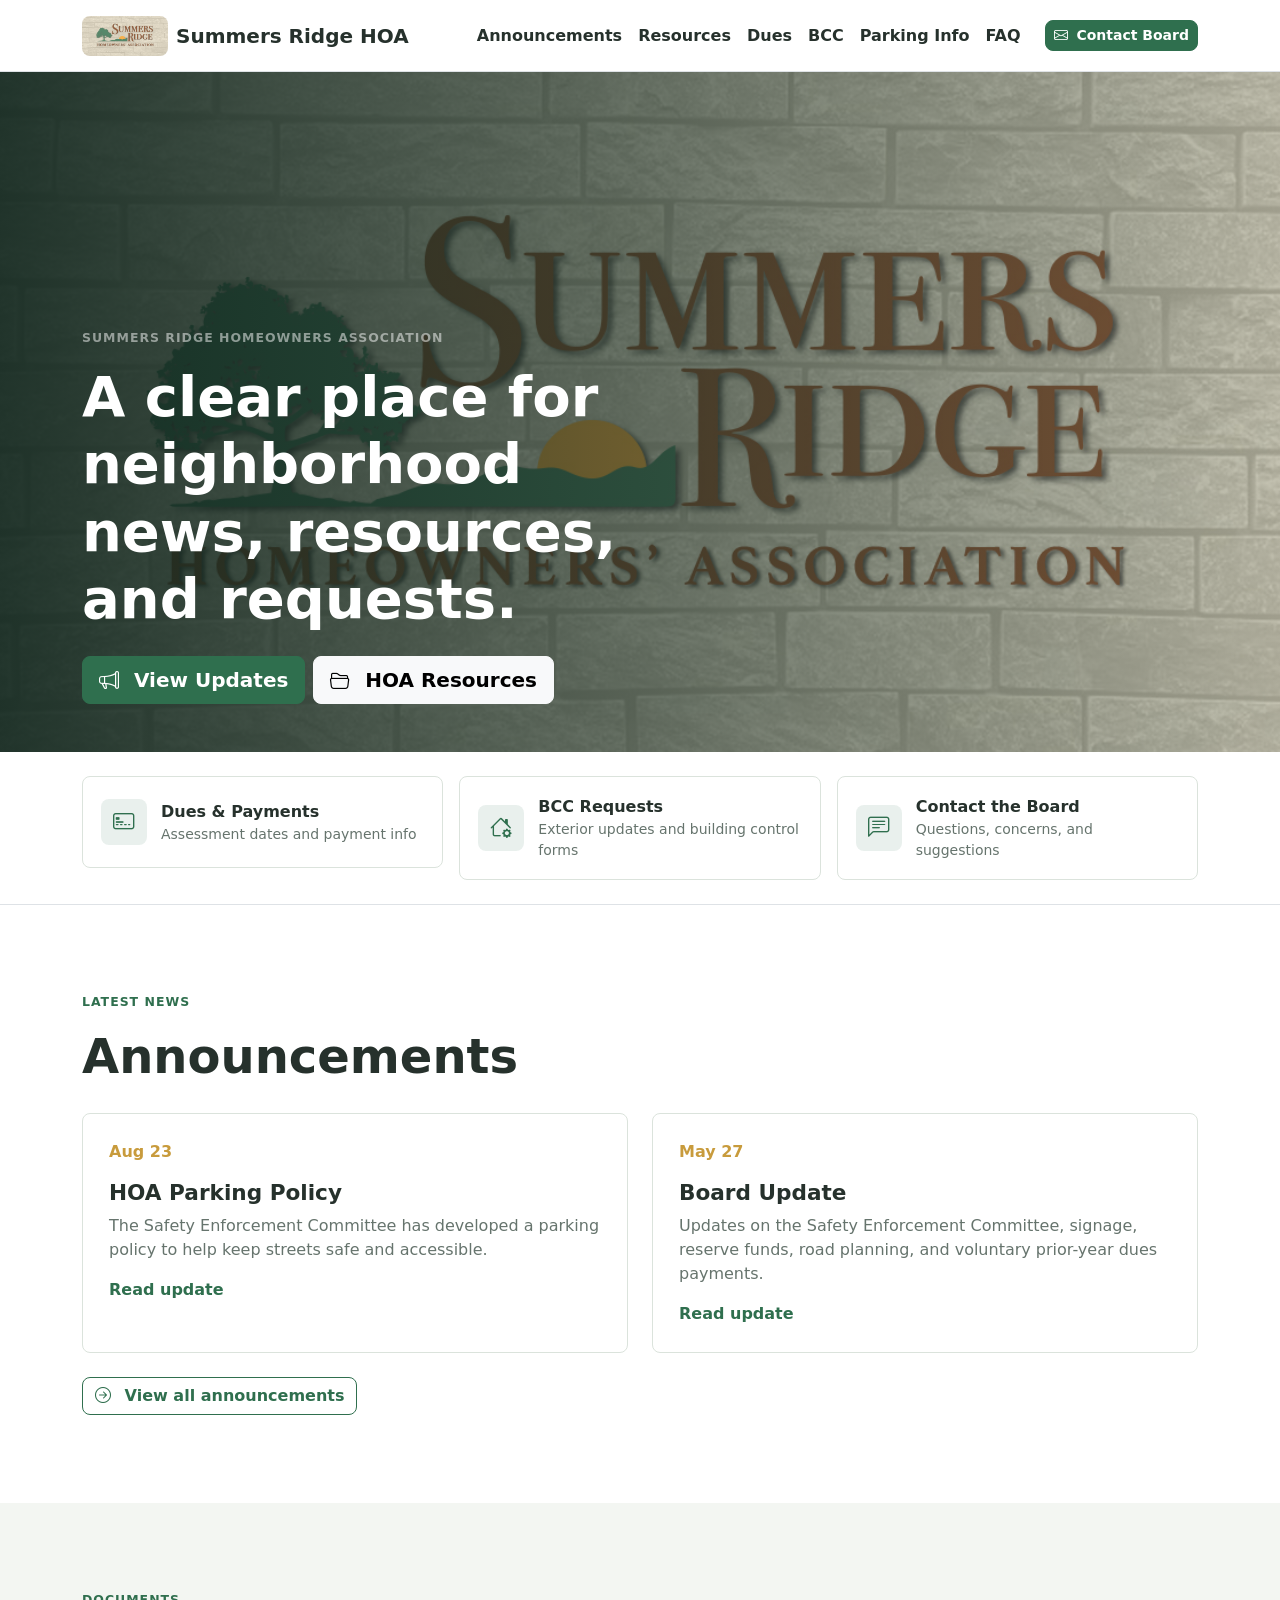
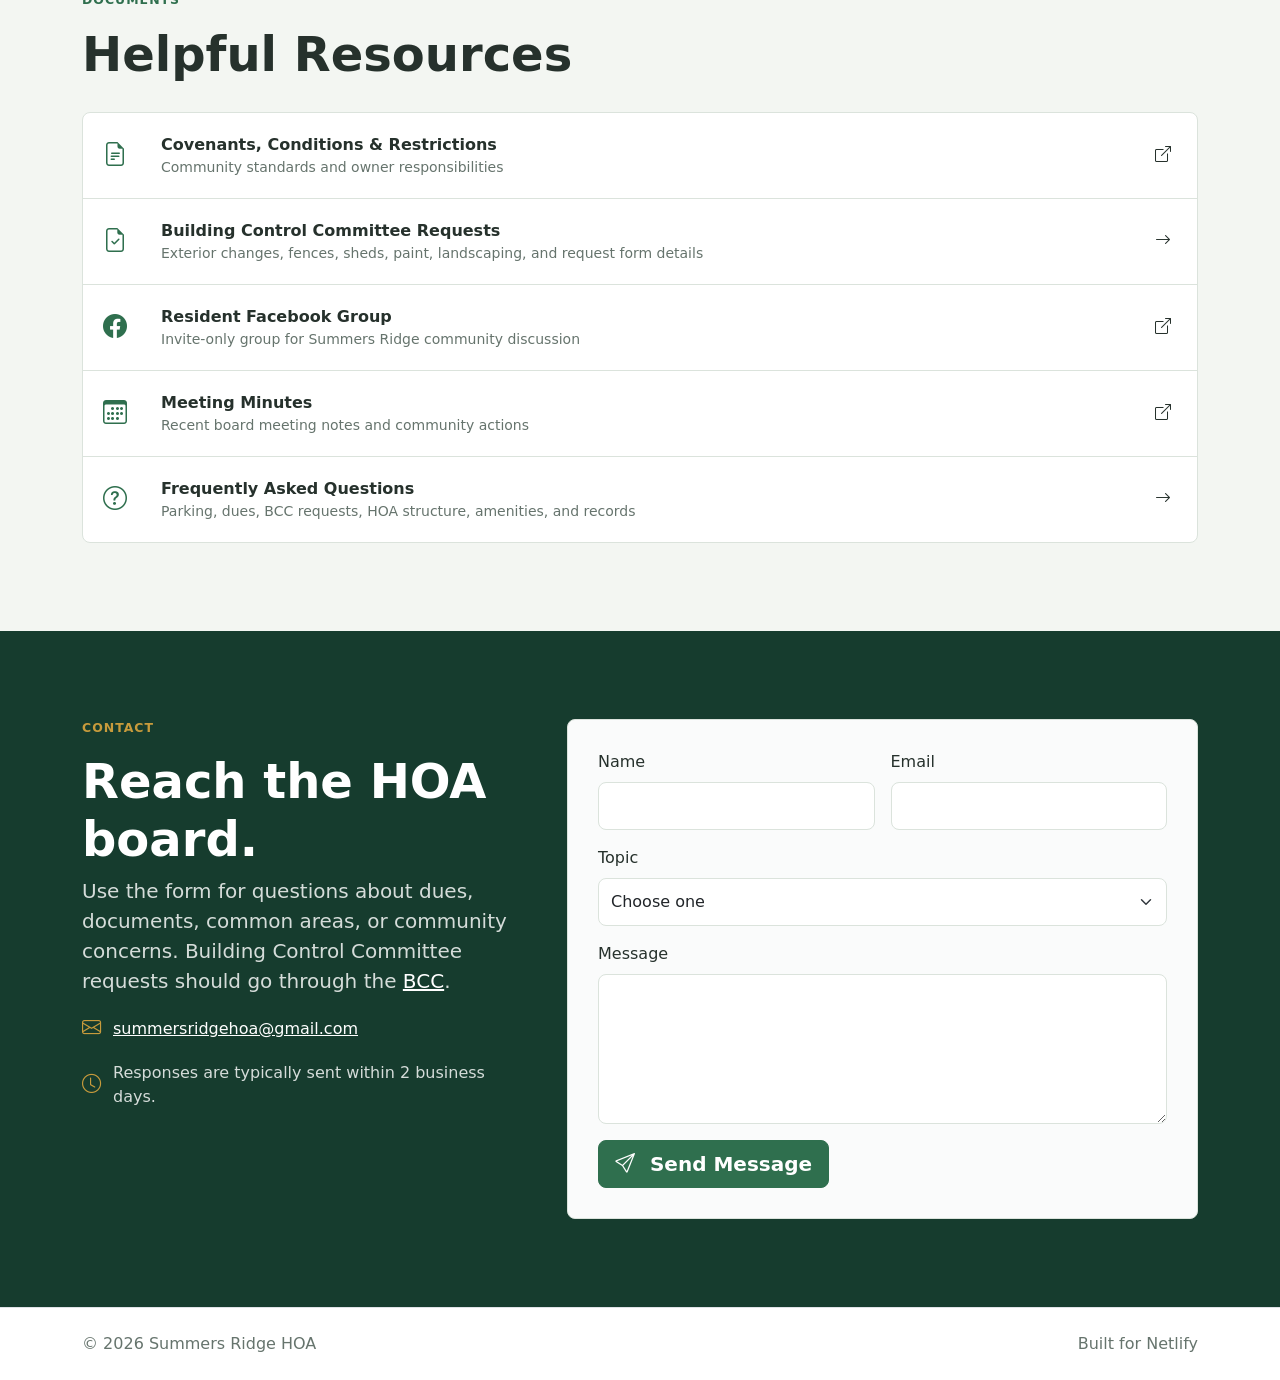
<file: index.html>
<!doctype html>
<html lang="en">
  <head>
    <meta charset="utf-8">
    <meta name="viewport" content="width=device-width, initial-scale=1">
    <meta name="description" content="Official website for the Summers Ridge Homeowners Association.">
    <title>Summers Ridge HOA</title>
    <link rel="preconnect" href="https://cdn.jsdelivr.net">
    <link href="https://cdn.jsdelivr.net/npm/bootstrap@5.3.3/dist/css/bootstrap.min.css" rel="stylesheet">
    <link href="https://cdn.jsdelivr.net/npm/bootstrap-icons@1.11.3/font/bootstrap-icons.css" rel="stylesheet">
    <link rel="icon" href="favicon.svg" type="image/svg+xml">
    <link href="styles.css" rel="stylesheet">
  </head>
  <body>
    <nav class="navbar navbar-expand-lg navbar-light bg-white border-bottom sticky-top">
      <div class="container">
        <a class="navbar-brand d-flex align-items-center gap-2 fw-semibold" href="#home" aria-label="Summers Ridge HOA home">
          <img class="nav-logo" src="assets/summers-ridge-hoa-logo.jpg" alt="" aria-hidden="true">
          <span>Summers Ridge HOA</span>
        </a>
        <button class="navbar-toggler" type="button" data-bs-toggle="collapse" data-bs-target="#mainNav" aria-controls="mainNav" aria-expanded="false" aria-label="Toggle navigation">
          <span class="navbar-toggler-icon"></span>
        </button>
        <div class="collapse navbar-collapse" id="mainNav">
          <ul class="navbar-nav ms-auto align-items-lg-center">
            <li class="nav-item"><a class="nav-link" href="announcements.html">Announcements</a></li>
            <li class="nav-item"><a class="nav-link" href="#resources">Resources</a></li>
            <li class="nav-item"><a class="nav-link" href="dues.html">Dues</a></li>
            <li class="nav-item"><a class="nav-link" href="bcc.html">BCC</a></li>
            <li class="nav-item"><a class="nav-link" href="parking.html">Parking Info</a></li>
            <li class="nav-item"><a class="nav-link" href="faq.html">FAQ</a></li>
            <li class="nav-item ms-lg-3">
              <a class="btn btn-primary btn-sm" href="#contact">
                <i class="bi bi-envelope me-1" aria-hidden="true"></i>
                Contact Board
              </a>
            </li>
          </ul>
        </div>
      </div>
    </nav>

    <main id="home">
      <section class="hero-section">
        <div class="hero-media" aria-hidden="true"></div>
        <div class="hero-shade" aria-hidden="true"></div>
        <div class="container hero-content">
          <div class="row align-items-end min-vh-75">
            <div class="col-lg-8 col-xl-7 py-5">
              <p class="eyebrow text-white-50 mb-3">Summers Ridge Homeowners Association</p>
              <h1 class="display-4 fw-semibold text-white mb-4">A clear place for neighborhood news, resources, and requests.</h1>
              <div class="d-flex flex-wrap gap-2">
                <a class="btn btn-primary btn-lg" href="announcements.html">
                  <i class="bi bi-megaphone me-2" aria-hidden="true"></i>
                  View Updates
                </a>
                <a class="btn btn-light btn-lg" href="#resources">
                  <i class="bi bi-folder2-open me-2" aria-hidden="true"></i>
                  HOA Resources
                </a>
              </div>
            </div>
          </div>
        </div>
      </section>

      <section class="quick-links py-4 bg-white border-bottom">
        <div class="container">
          <div class="row g-3">
            <div class="col-md-4">
              <a class="quick-link" href="dues.html">
                <i class="bi bi-credit-card-2-front" aria-hidden="true"></i>
                <span>
                  <strong>Dues & Payments</strong>
                  <small>Assessment dates and payment info</small>
                </span>
              </a>
            </div>
            <div class="col-md-4">
              <a class="quick-link" href="bcc.html">
                <i class="bi bi-house-gear" aria-hidden="true"></i>
                <span>
                  <strong>BCC Requests</strong>
                  <small>Exterior updates and building control forms</small>
                </span>
              </a>
            </div>
            <div class="col-md-4">
              <a class="quick-link" href="#contact">
                <i class="bi bi-chat-left-text" aria-hidden="true"></i>
                <span>
                  <strong>Contact the Board</strong>
                  <small>Questions, concerns, and suggestions</small>
                </span>
              </a>
            </div>
          </div>
        </div>
      </section>

      <section id="announcements" class="section-pad">
        <div class="container">
          <div class="section-heading">
            <p class="eyebrow">Latest News</p>
            <h2>Announcements</h2>
          </div>
          <div class="row g-4">
            <div class="col-md-6">
              <article class="info-card h-100">
                <div class="card-date">Aug 23</div>
                <h3>HOA Parking Policy</h3>
                <p>The Safety Enforcement Committee has developed a parking policy to help keep streets safe and accessible.</p>
                <a href="announcements.html" class="stretched-link">Read update</a>
              </article>
            </div>
            <div class="col-md-6">
              <article class="info-card h-100">
                <div class="card-date">May 27</div>
                <h3>Board Update</h3>
                <p>Updates on the Safety Enforcement Committee, signage, reserve funds, road planning, and voluntary prior-year dues payments.</p>
                <a href="announcements.html" class="stretched-link">Read update</a>
              </article>
            </div>
          </div>
          <div class="button-row mt-4">
            <a class="btn btn-outline-primary" href="announcements.html">
              <i class="bi bi-arrow-right-circle me-2" aria-hidden="true"></i>
              View all announcements
            </a>
          </div>
        </div>
      </section>

      <section id="resources" class="section-pad bg-soft">
        <div class="container">
          <div class="section-heading">
            <p class="eyebrow">Documents</p>
            <h2>Helpful Resources</h2>
          </div>
          <div class="row g-4">
            <div class="col-12">
              <div class="resource-list">
                <a href="https://drive.google.com/file/d/1FVEfFmfJa-vEqtkyRHVEYQGOLpwCgBw9/view?usp=drive_link" class="resource-row" target="_blank" rel="noopener">
                  <i class="bi bi-file-earmark-text" aria-hidden="true"></i>
                  <span>
                    <strong>Covenants, Conditions & Restrictions</strong>
                    <small>Community standards and owner responsibilities</small>
                  </span>
                  <i class="bi bi-box-arrow-up-right" aria-hidden="true"></i>
                </a>
                <a href="bcc.html" class="resource-row">
                  <i class="bi bi-file-earmark-check" aria-hidden="true"></i>
                  <span>
                    <strong>Building Control Committee Requests</strong>
                    <small>Exterior changes, fences, sheds, paint, landscaping, and request form details</small>
                  </span>
                  <i class="bi bi-arrow-right" aria-hidden="true"></i>
                </a>
                <a href="https://www.facebook.com/groups/177718182741484" class="resource-row" target="_blank" rel="noopener">
                  <i class="bi bi-facebook" aria-hidden="true"></i>
                  <span>
                    <strong>Resident Facebook Group</strong>
                    <small>Invite-only group for Summers Ridge community discussion</small>
                  </span>
                  <i class="bi bi-box-arrow-up-right" aria-hidden="true"></i>
                </a>
                <a href="https://drive.google.com/drive/folders/1RddYfNKDEcrG9clve4MKQjOaKw25WFRH" class="resource-row" target="_blank" rel="noopener">
                  <i class="bi bi-calendar3" aria-hidden="true"></i>
                  <span>
                    <strong>Meeting Minutes</strong>
                    <small>Recent board meeting notes and community actions</small>
                  </span>
                  <i class="bi bi-box-arrow-up-right" aria-hidden="true"></i>
                </a>
                <a href="faq.html" class="resource-row">
                  <i class="bi bi-question-circle" aria-hidden="true"></i>
                  <span>
                    <strong>Frequently Asked Questions</strong>
                    <small>Parking, dues, BCC requests, HOA structure, amenities, and records</small>
                  </span>
                  <i class="bi bi-arrow-right" aria-hidden="true"></i>
                </a>
              </div>
            </div>
          </div>
        </div>
      </section>

      <section id="contact" class="section-pad contact-section">
        <div class="container">
          <div class="row g-5">
            <div class="col-lg-5">
              <p class="eyebrow">Contact</p>
              <h2>Reach the HOA board.</h2>
              <p class="lead">Use the form for questions about dues, documents, common areas, or community concerns. Building Control Committee requests should go through the <a href="bcc.html">BCC</a>.</p>
              <div class="contact-detail">
                <i class="bi bi-envelope" aria-hidden="true"></i>
                <a href="mailto:summersridgehoa@gmail.com">summersridgehoa@gmail.com</a>
              </div>
              <div class="contact-detail">
                <i class="bi bi-clock" aria-hidden="true"></i>
                <span>Responses are typically sent within 2 business days.</span>
              </div>
            </div>
            <div class="col-lg-7">
              <form class="contact-form" name="hoa-contact" method="POST" action="/thank-you.html" data-netlify="true" netlify-honeypot="bot-field">
                <input type="hidden" name="form-name" value="hoa-contact">
                <p class="visually-hidden">
                  <label>Do not fill this out: <input name="bot-field"></label>
                </p>
                <div class="row g-3">
                  <div class="col-md-6">
                    <label for="name" class="form-label">Name</label>
                    <input id="name" name="name" type="text" class="form-control" autocomplete="name" required>
                  </div>
                  <div class="col-md-6">
                    <label for="email" class="form-label">Email</label>
                    <input id="email" name="email" type="email" class="form-control" autocomplete="email" required>
                  </div>
                  <div class="col-12">
                    <label for="topic" class="form-label">Topic</label>
                    <select id="topic" name="topic" class="form-select" required>
                      <option value="">Choose one</option>
                      <option>Dues or payments</option>
                      <option>Building Control Committee question</option>
                      <option>Documents</option>
                      <option>Common area concern</option>
                      <option>General question</option>
                    </select>
                  </div>
                  <div class="col-12">
                    <label for="message" class="form-label">Message</label>
                    <textarea id="message" name="message" class="form-control" rows="5" required></textarea>
                  </div>
                  <div class="col-12">
                    <button class="btn btn-primary btn-lg" type="submit">
                      <i class="bi bi-send me-2" aria-hidden="true"></i>
                      Send Message
                    </button>
                  </div>
                </div>
              </form>
            </div>
          </div>
        </div>
      </section>
    </main>

    <footer class="site-footer py-4 border-top">
      <div class="container d-flex flex-column flex-md-row justify-content-between gap-2">
        <span>&copy; <span id="year"></span> Summers Ridge HOA</span>
        <span>Built for Netlify</span>
      </div>
    </footer>

    <script src="https://cdn.jsdelivr.net/npm/bootstrap@5.3.3/dist/js/bootstrap.bundle.min.js"></script>
    <script src="script.js"></script>
  </body>
</html>
</file>
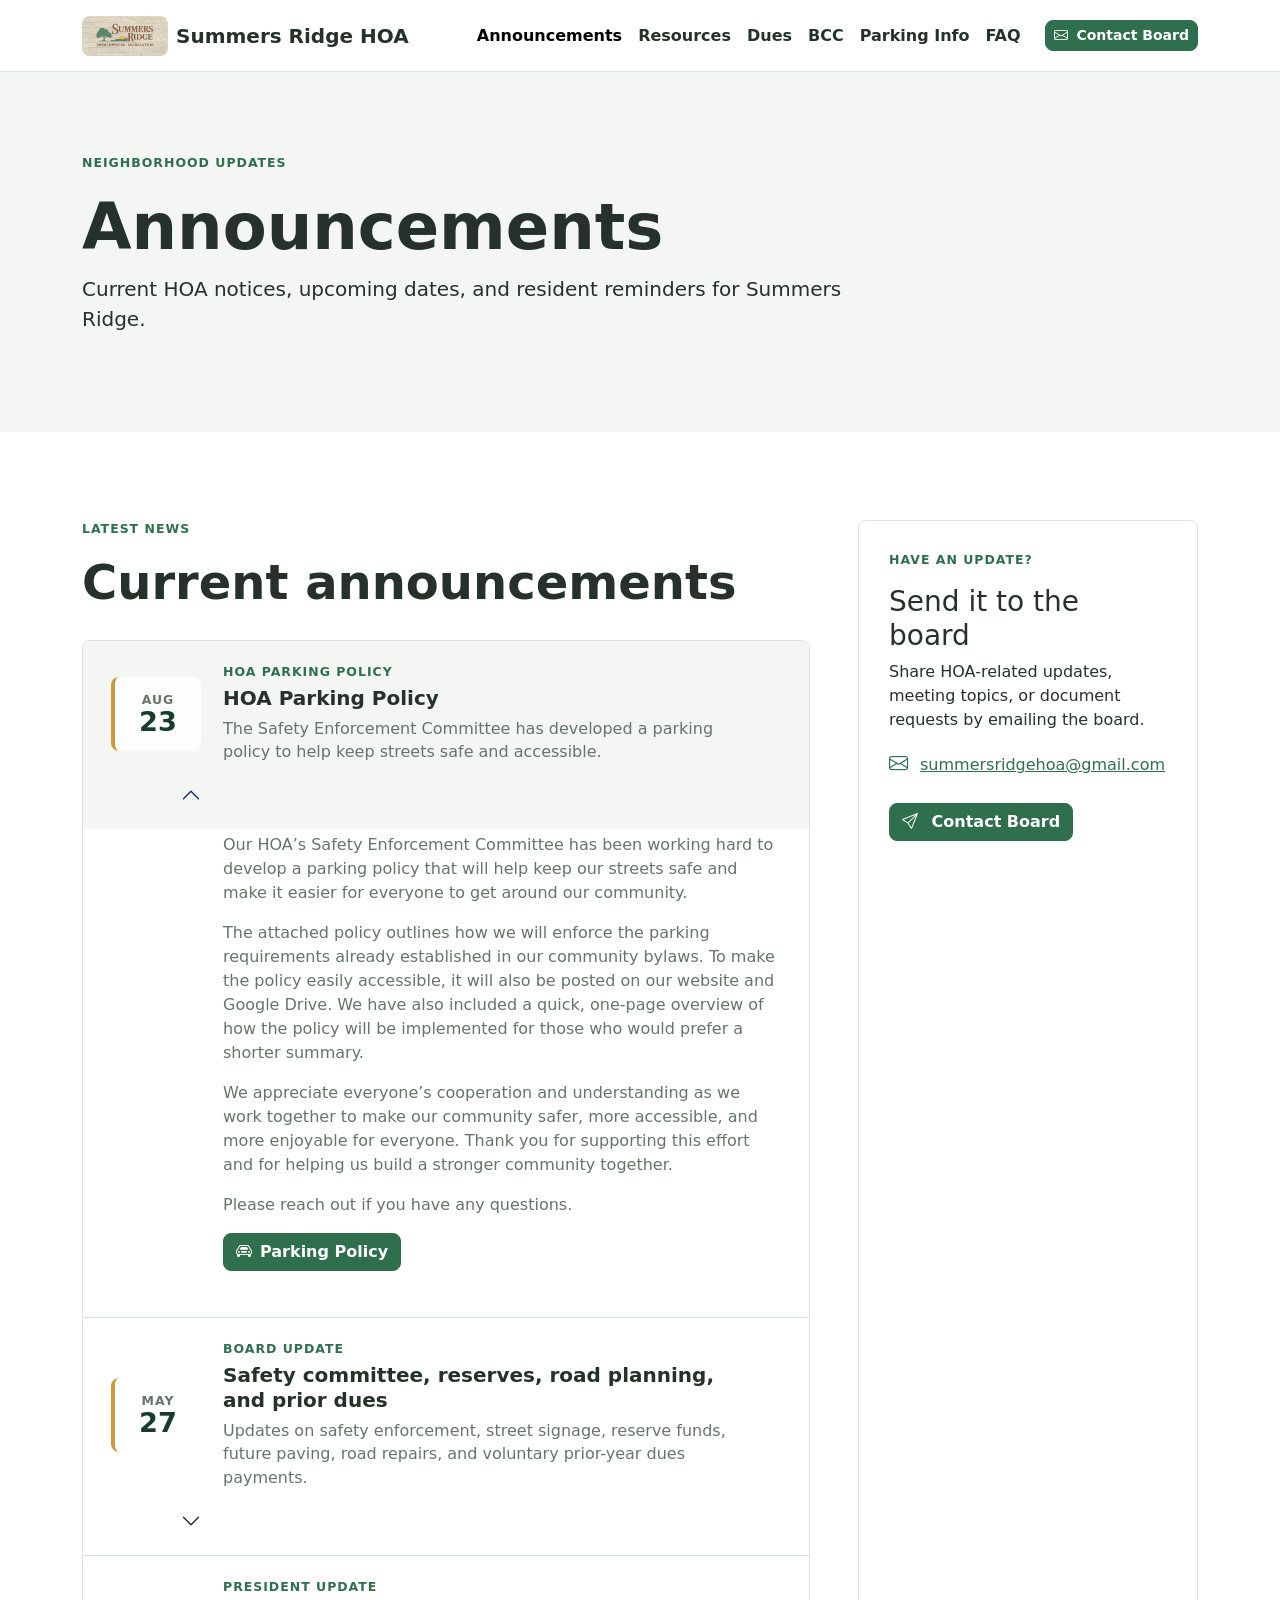
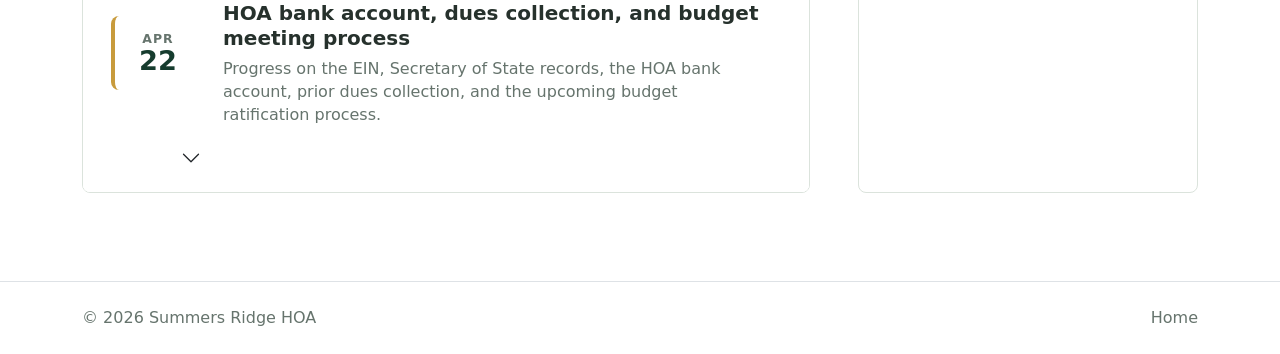
<file: announcements.html>
<!doctype html>
<html lang="en">
  <head>
    <meta charset="utf-8">
    <meta name="viewport" content="width=device-width, initial-scale=1">
    <meta name="description" content="Announcements and community updates for Summers Ridge HOA residents.">
    <title>Announcements | Summers Ridge HOA</title>
    <link rel="preconnect" href="https://cdn.jsdelivr.net">
    <link href="https://cdn.jsdelivr.net/npm/bootstrap@5.3.3/dist/css/bootstrap.min.css" rel="stylesheet">
    <link href="https://cdn.jsdelivr.net/npm/bootstrap-icons@1.11.3/font/bootstrap-icons.css" rel="stylesheet">
    <link rel="icon" href="favicon.svg" type="image/svg+xml">
    <link href="styles.css" rel="stylesheet">
  </head>
  <body>
    <nav class="navbar navbar-expand-lg navbar-light bg-white border-bottom sticky-top">
      <div class="container">
        <a class="navbar-brand d-flex align-items-center gap-2 fw-semibold" href="index.html" aria-label="Summers Ridge HOA home">
          <img class="nav-logo" src="assets/summers-ridge-hoa-logo.jpg" alt="" aria-hidden="true">
          <span>Summers Ridge HOA</span>
        </a>
        <button class="navbar-toggler" type="button" data-bs-toggle="collapse" data-bs-target="#mainNav" aria-controls="mainNav" aria-expanded="false" aria-label="Toggle navigation">
          <span class="navbar-toggler-icon"></span>
        </button>
        <div class="collapse navbar-collapse" id="mainNav">
          <ul class="navbar-nav ms-auto align-items-lg-center">
            <li class="nav-item"><a class="nav-link active" aria-current="page" href="announcements.html">Announcements</a></li>
            <li class="nav-item"><a class="nav-link" href="index.html#resources">Resources</a></li>
            <li class="nav-item"><a class="nav-link" href="dues.html">Dues</a></li>
            <li class="nav-item"><a class="nav-link" href="bcc.html">BCC</a></li>
            <li class="nav-item"><a class="nav-link" href="parking.html">Parking Info</a></li>
            <li class="nav-item"><a class="nav-link" href="faq.html">FAQ</a></li>
            <li class="nav-item ms-lg-3">
              <a class="btn btn-primary btn-sm" href="index.html#contact">
                <i class="bi bi-envelope me-1" aria-hidden="true"></i>
                Contact Board
              </a>
            </li>
          </ul>
        </div>
      </div>
    </nav>

    <main>
      <section class="page-hero bg-soft">
        <div class="container">
          <p class="eyebrow">Neighborhood Updates</p>
          <h1>Announcements</h1>
          <p class="lead">Current HOA notices, upcoming dates, and resident reminders for Summers Ridge.</p>
        </div>
      </section>

      <section class="section-pad">
        <div class="container">
          <div class="row g-5">
            <div class="col-lg-8">
              <div class="section-heading">
                <p class="eyebrow">Latest News</p>
                <h2>Current announcements</h2>
              </div>

              <div class="announcement-list accordion" id="announcementsAccordion">
                <article class="announcement-item accordion-item">
                  <h3 class="accordion-header" id="announcement-parking-policy-heading">
                    <button class="announcement-button accordion-button" type="button" data-bs-toggle="collapse" data-bs-target="#announcement-parking-policy" aria-expanded="true" aria-controls="announcement-parking-policy">
                      <span class="announcement-date" aria-hidden="true">
                        <span>Aug</span>
                        <strong>23</strong>
                      </span>
                      <span class="announcement-summary">
                        <span class="eyebrow">HOA Parking Policy</span>
                        <span class="announcement-title">HOA Parking Policy</span>
                        <span class="announcement-preview">The Safety Enforcement Committee has developed a parking policy to help keep streets safe and accessible.</span>
                      </span>
                    </button>
                  </h3>
                  <div id="announcement-parking-policy" class="accordion-collapse collapse show" aria-labelledby="announcement-parking-policy-heading" data-bs-parent="#announcementsAccordion">
                    <div class="accordion-body announcement-body">
                      <p>Our HOA’s Safety Enforcement Committee has been working hard to develop a parking policy that will help keep our streets safe and make it easier for everyone to get around our community.</p>

                      <p>The attached policy outlines how we will enforce the parking requirements already established in our community bylaws. To make the policy easily accessible, it will also be posted on our website and Google Drive. We have also included a quick, one-page overview of how the policy will be implemented for those who would prefer a shorter summary.</p>

                      <p>We appreciate everyone’s cooperation and understanding as we work together to make our community safer, more accessible, and more enjoyable for everyone. Thank you for supporting this effort and for helping us build a stronger community together.</p>

                      <p>Please reach out if you have any questions.</p>

                      <p><a class="btn btn-primary" href="parking.html"><i class="bi bi-car-front me-2" aria-hidden="true"></i>Parking Policy</a></p>
                    </div>
                  </div>
                </article>

                <article class="announcement-item accordion-item">
                  <h3 class="accordion-header" id="announcement-board-update-heading">
                    <button class="announcement-button accordion-button collapsed" type="button" data-bs-toggle="collapse" data-bs-target="#announcement-board-update" aria-expanded="false" aria-controls="announcement-board-update">
                      <span class="announcement-date" aria-hidden="true">
                        <span>May</span>
                        <strong>27</strong>
                      </span>
                      <span class="announcement-summary">
                        <span class="eyebrow">Board Update</span>
                        <span class="announcement-title">Safety committee, reserves, road planning, and prior dues</span>
                        <span class="announcement-preview">Updates on safety enforcement, street signage, reserve funds, future paving, road repairs, and voluntary prior-year dues payments.</span>
                      </span>
                    </button>
                  </h3>
                  <div id="announcement-board-update" class="accordion-collapse collapse" aria-labelledby="announcement-board-update-heading" data-bs-parent="#announcementsAccordion">
                    <div class="accordion-body announcement-body">
                      <p>Good evening,</p>

                      <p>Attached are the minutes from our recent budget meeting. We would also like to share updates on several items discussed during our recent Board meeting as we continue working toward improving our community.</p>

                      <p>A committee of community volunteers has recently been formed to help identify fair and practical ways to address safety concerns within the HOA, particularly those involving children and pedestrians. This group, which will operate as the Safety Enforcement Committee, will initially focus on reviewing and clarifying how the HOA addresses street parking concerns. Specifically, the committee has been tasked with developing a more explicit and consistent process for enforcing the bylaw stating that "Cars are not permitted to be parked on streets, yards, or lawns on a regular basis."</p>

                      <p>The goal of this effort is to improve safety and accessibility within the neighborhood, not to unnecessarily police neighbors. As part of this process, the committee will also explore reasonable accommodations for temporary situations such as guests, gatherings, or short-term parking needs, while encouraging communication and cooperation within the community. Once the committee has had an opportunity to evaluate options and develop recommendations, additional information and guidance will be shared with the community.</p>

                      <p>Additional concerns were also raised regarding speed limit signs and street signage throughout the community. Before pursuing pricing or installation quotes, the Board has asked the committee to contact the county to determine whether any grants, funding opportunities, or public programs may exist to assist with these improvements, particularly since clear signage can directly impact emergency response and address identification. While the HOA is prepared to fund these future improvements if necessary, we believe it is important to explore any available external funding opportunities that could help offset costs to the community.</p>

                      <p>We have also opened a Money Market account, which currently carries a 2.42% interest rate, and have transferred $50,000 of reserve funds into the account to help generate interest as we continue building our reserves to a more comfortable level.</p>

                      <p>To help establish an appropriate long-term reserve target, we are working with local paving companies to obtain quotes for future road repaving projects. These estimates will help guide our reserve planning, with a target reserve amount based on projected paving costs plus an additional 10% to help account for inflation and unforeseen expenses. The Board will continue evaluating long-term funding needs to ensure reserves keep pace with inflation and future maintenance costs.</p>

                      <p>While a final resolution for the current condition of the roads is still being developed, we continue to work with state and local representatives, as well as legal counsel, to identify the most cost-effective path forward. At this time, our goal remains to have a long-term solution identified and completed by Spring 2027.</p>

                      <p>As discussed during the Budget Meeting, due to limitations resulting from the prior Declarant management and administration of the HOA, the HOA, now under unit owner control, is not currently in a position to enforce the collection of certain past dues balances. Because of this, we would again like to offer community members the voluntary opportunity to submit due payments for prior years in which payments may not have been made. We are appreciative that many members of the community have already chosen to participate, resulting in the collection of additional funds in the five-figure range.</p>

                      <p>All additional funds collected will go directly toward strengthening the HOA's long-term financial stability and helping create a smoother path toward future infrastructure improvements. These efforts will also help reduce future financial pressure on the community as reserve goals are met and our roads are restored to a condition we can all be proud of. If you send in a check for these payments, please make it addressed to Summers Ridge HOA, mail it to 201 Chloe Ln, Morgantown, WV 26508, and put in the memo line the years the payment is for.</p>

                      <p class="announcement-signoff">Summers Ridge Leadership Team</p>
                    </div>
                  </div>
                </article>

                <article class="announcement-item accordion-item">
                  <h3 class="accordion-header" id="announcement-april-bank-budget-heading">
                    <button class="announcement-button accordion-button collapsed" type="button" data-bs-toggle="collapse" data-bs-target="#announcement-april-bank-budget" aria-expanded="false" aria-controls="announcement-april-bank-budget">
                      <span class="announcement-date" aria-hidden="true">
                        <span>Apr</span>
                        <strong>22</strong>
                      </span>
                      <span class="announcement-summary">
                        <span class="eyebrow">President Update</span>
                        <span class="announcement-title">HOA bank account, dues collection, and budget meeting process</span>
                        <span class="announcement-preview">Progress on the EIN, Secretary of State records, the HOA bank account, prior dues collection, and the upcoming budget ratification process.</span>
                      </span>
                    </button>
                  </h3>
                  <div id="announcement-april-bank-budget" class="accordion-collapse collapse" aria-labelledby="announcement-april-bank-budget-heading" data-bs-parent="#announcementsAccordion">
                    <div class="accordion-body announcement-body">
                      <p>Dear Homeowners,</p>

                      <p>I am pleased to share that we have made significant progress since our last meeting. By obtaining an EIN from the IRS and updating the Association's information with the Secretary of State, we have officially established the HOA bank account. This is an important step forward and allows us to begin operating more formally as an association. Current reserves from previous dues are also being transferred from accounts managed by Rick into this account.</p>

                      <p>With this account in place, we can now begin collecting any previously unpaid dues and schedule a budget meeting. If you have any outstanding dues, you may send payment to 101 Sadie Ln, Morgantown, WV 26508 (myself) or 201 Chloe Ln, Morgantown, WV 26508 (Doreen Keene, Treasurer). Checks should be made payable to Summers Ridge Homeowners Association. At this time, please DO NOT send payment for 2026 dues. Those will be collected after the budget has been ratified.</p>

                      <p>With the budget meeting approaching, I also want to keep everyone informed about how this annual process works and introduce some of the terminology used in our HOA documents. I will be referencing West Virginia Code Chapter 36B-3-103 and §36B-3-108 (Uniform Common Interest Ownership Act), which serve as the legal framework for our HOA and much of the language in our Declaration.</p>

                      <p>As we prepare for the budget meeting, we welcome homeowner input. While not required as part of our Declaration, this is our first budget independent of the declarant, and we want to ensure transparency and gather feedback in advance. The vote at the meeting is an all-or-nothing decision, so this is the best opportunity to share input ahead of time.</p>

                      <p>Please share to this email any items you would like considered for this year's budget. Our initial priority will be on essential services already provided such as snow removal, maintaining common areas, insurance, legal fees, administrative expenses, and growing reserves for future maintenance. We hope this narrow focus will allow us to continue operating at a similar annual cost. If successful, this will be a significant accomplishment, as dues have not increased since the HOA was established.</p>

                      <p>Once the budget is "approved" by the Board, I will call a meeting, and the Board will distribute a summary of the budget to all unit owners. For convenience, we will send this notice via email to those we have on file. If you prefer to receive a paper copy, or if we do not have your email address, the notice will be hand-delivered or mailed. Please let us know if you prefer a physical copy instead of email.</p>

                      <p>The sole purpose of this meeting is to vote yes or no on "ratifying" the budget. The following budget ratification process is quoted directly from our Declaration: "Unless at that meeting of Unit/Lot Owners a majority of all Unit/Lot Owners reject the budget, the budget is ratified." It is also important to note that §V.G.5 of our Declaration states: "Only Members in good standing shall be entitled to vote. A Member shall lose good standing status if any Association assessments or fines remain delinquent for a period of ninety (90) days."</p>

                      <p>Thank you all for your patience and continued involvement as we work through this transition. Your input is important, and we look forward to building a strong and well-managed community together. Please also encourage any unit owners who have not yet shared their email address with us to do so, so we can ensure everyone receives important updates and information.</p>

                      <p class="announcement-signoff">Cody Hood<br>HOA President</p>
                    </div>
                  </div>
                </article>


              </div>
            </div>

            <div class="col-lg-4">
              <aside class="notice-panel h-100">
                <p class="eyebrow">Have an Update?</p>
                <h3>Send it to the board</h3>
                <p>Share HOA-related updates, meeting topics, or document requests by emailing the board.</p>
                <div class="contact-detail">
                  <i class="bi bi-envelope" aria-hidden="true"></i>
                  <a href="mailto:summersridgehoa@gmail.com">summersridgehoa@gmail.com</a>
                </div>
                <div class="button-row mt-4">
                  <a class="btn btn-primary" href="index.html#contact">
                    <i class="bi bi-send me-2" aria-hidden="true"></i>
                    Contact Board
                  </a>
                </div>
              </aside>
            </div>
          </div>
        </div>
      </section>
    </main>

    <footer class="site-footer py-4 border-top">
      <div class="container d-flex flex-column flex-md-row justify-content-between gap-2">
        <span>&copy; <span id="year"></span> Summers Ridge HOA</span>
        <span><a href="index.html">Home</a></span>
      </div>
    </footer>

    <script src="https://cdn.jsdelivr.net/npm/bootstrap@5.3.3/dist/js/bootstrap.bundle.min.js"></script>
    <script src="script.js"></script>
  </body>
</html>
</file>
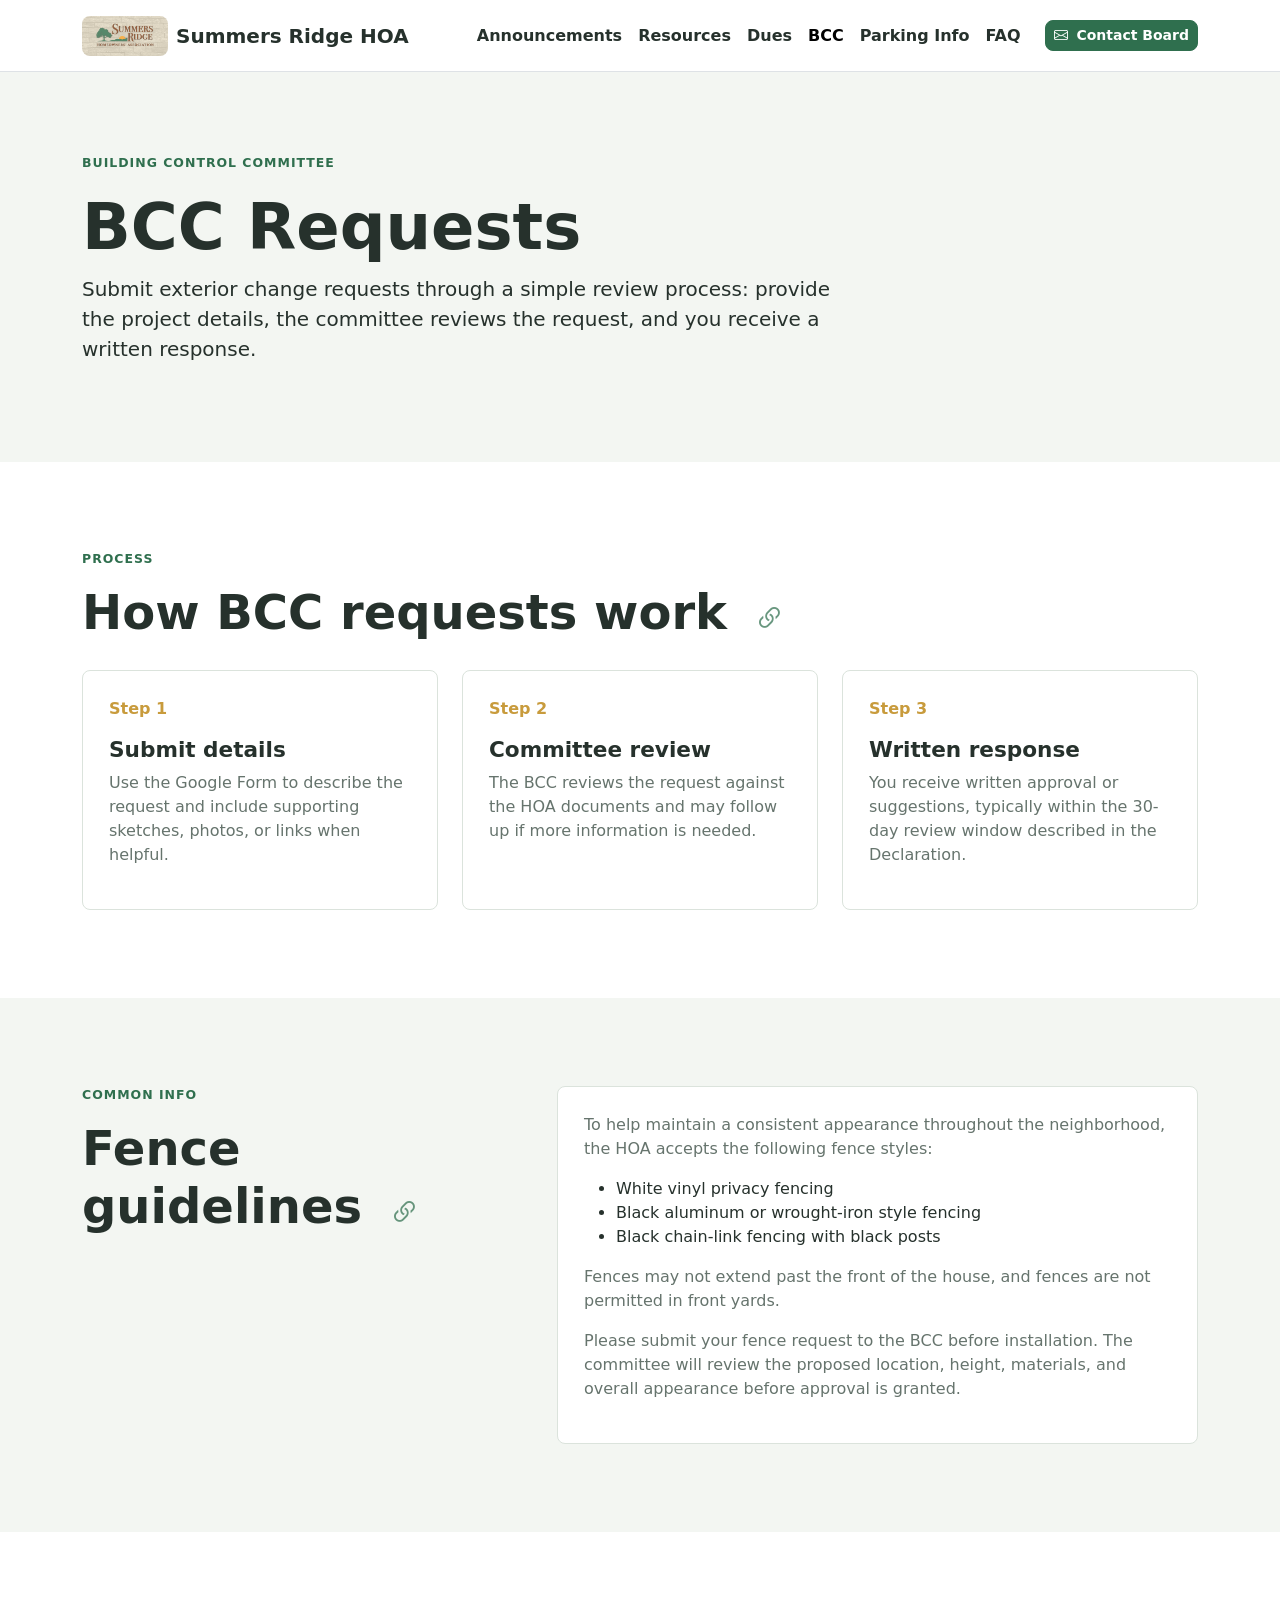
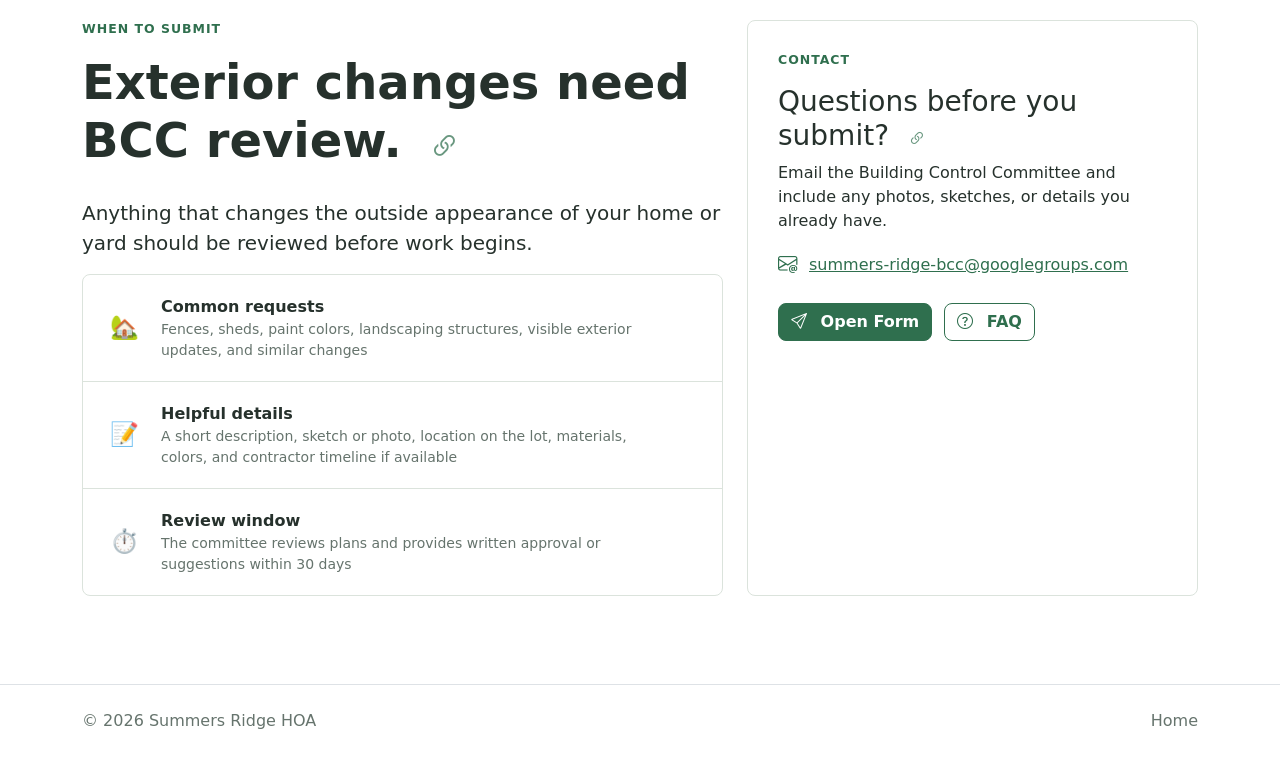
<file: bcc.html>
<!doctype html>
<html lang="en">
  <head>
    <meta charset="utf-8">
    <meta name="viewport" content="width=device-width, initial-scale=1">
    <meta name="description" content="Building Control Committee request information for Summers Ridge HOA residents.">
    <title>BCC Requests | Summers Ridge HOA</title>
    <link rel="preconnect" href="https://cdn.jsdelivr.net">
    <link href="https://cdn.jsdelivr.net/npm/bootstrap@5.3.3/dist/css/bootstrap.min.css" rel="stylesheet">
    <link href="https://cdn.jsdelivr.net/npm/bootstrap-icons@1.11.3/font/bootstrap-icons.css" rel="stylesheet">
    <link rel="icon" href="favicon.svg" type="image/svg+xml">
    <link href="styles.css?v=20260604-bcc-copy-fallback" rel="stylesheet">
  </head>
  <body>
    <nav class="navbar navbar-expand-lg navbar-light bg-white border-bottom sticky-top">
      <div class="container">
        <a class="navbar-brand d-flex align-items-center gap-2 fw-semibold" href="index.html" aria-label="Summers Ridge HOA home">
          <img class="nav-logo" src="assets/summers-ridge-hoa-logo.jpg" alt="" aria-hidden="true">
          <span>Summers Ridge HOA</span>
        </a>
        <button class="navbar-toggler" type="button" data-bs-toggle="collapse" data-bs-target="#mainNav" aria-controls="mainNav" aria-expanded="false" aria-label="Toggle navigation">
          <span class="navbar-toggler-icon"></span>
        </button>
        <div class="collapse navbar-collapse" id="mainNav">
          <ul class="navbar-nav ms-auto align-items-lg-center">
            <li class="nav-item"><a class="nav-link" href="announcements.html">Announcements</a></li>
            <li class="nav-item"><a class="nav-link" href="index.html#resources">Resources</a></li>
            <li class="nav-item"><a class="nav-link" href="dues.html">Dues</a></li>
            <li class="nav-item"><a class="nav-link active" aria-current="page" href="bcc.html">BCC</a></li>
            <li class="nav-item"><a class="nav-link" href="parking.html">Parking Info</a></li>
            <li class="nav-item"><a class="nav-link" href="faq.html">FAQ</a></li>
            <li class="nav-item ms-lg-3">
              <a class="btn btn-primary btn-sm" href="index.html#contact">
                <i class="bi bi-envelope me-1" aria-hidden="true"></i>
                Contact Board
              </a>
            </li>
          </ul>
        </div>
      </div>
    </nav>

    <main>
      <section class="page-hero bg-soft">
        <div class="container">
          <p class="eyebrow">Building Control Committee</p>
          <h1>BCC Requests</h1>
          <p class="lead">Submit exterior change requests through a simple review process: provide the project details, the committee reviews the request, and you receive a written response.</p>
        </div>
      </section>

      <section id="process" class="section-pad">
        <div class="container">
          <div class="section-heading">
            <p class="eyebrow">Process</p>
            <h2 class="share-heading">How BCC requests work <a class="section-link" href="#process" aria-label="Copy link to process section" title="Copy section link"><i class="bi bi-link-45deg" aria-hidden="true"></i></a></h2>
          </div>
          <div class="row g-4">
            <div class="col-md-4">
              <article class="info-card h-100">
                <div class="card-date">Step 1</div>
                <h3>Submit details</h3>
                <p>Use the Google Form to describe the request and include supporting sketches, photos, or links when helpful.</p>
              </article>
            </div>
            <div class="col-md-4">
              <article class="info-card h-100">
                <div class="card-date">Step 2</div>
                <h3>Committee review</h3>
                <p>The BCC reviews the request against the HOA documents and may follow up if more information is needed.</p>
              </article>
            </div>
            <div class="col-md-4">
              <article class="info-card h-100">
                <div class="card-date">Step 3</div>
                <h3>Written response</h3>
                <p>You receive written approval or suggestions, typically within the 30-day review window described in the Declaration.</p>
              </article>
            </div>
          </div>
        </div>
      </section>

      <section id="fence-guidelines" class="section-pad bg-soft">
        <div class="container">
          <div class="row g-4 align-items-start">
            <div class="col-lg-5">
              <div class="section-heading mb-lg-0">
                <p class="eyebrow">Common Info</p>
                <h2 class="share-heading">Fence guidelines <a class="section-link" href="#fence-guidelines" aria-label="Copy link to fence guidelines section" title="Copy section link"><i class="bi bi-link-45deg" aria-hidden="true"></i></a></h2>
              </div>
            </div>
            <div class="col-lg-7">
              <article class="info-card">
                <p>To help maintain a consistent appearance throughout the neighborhood, the HOA accepts the following fence styles:</p>
                <ul>
                  <li>White vinyl privacy fencing</li>
                  <li>Black aluminum or wrought-iron style fencing</li>
                  <li>Black chain-link fencing with black posts</li>
                </ul>
                <p>Fences may not extend past the front of the house, and fences are not permitted in front yards.</p>
                <p>Please submit your fence request to the BCC before installation. The committee will review the proposed location, height, materials, and overall appearance before approval is granted.</p>
              </article>
            </div>
          </div>
        </div>
      </section>

      <section id="when-to-submit" class="section-pad">
        <div class="container">
          <div class="row g-4">
            <div class="col-lg-7">
              <div class="section-heading">
                <p class="eyebrow">When to Submit</p>
                <h2 class="share-heading">Exterior changes need BCC review. <a class="section-link" href="#when-to-submit" aria-label="Copy link to when to submit section" title="Copy section link"><i class="bi bi-link-45deg" aria-hidden="true"></i></a></h2>
              </div>
              <p class="lead">Anything that changes the outside appearance of your home or yard should be reviewed before work begins.</p>
              <div class="resource-list">
                <div class="resource-row">
                  <span class="resource-emoji" aria-hidden="true">🏡</span>
                  <span>
                    <strong>Common requests</strong>
                    <small>Fences, sheds, paint colors, landscaping structures, visible exterior updates, and similar changes</small>
                  </span>
                </div>
                <div class="resource-row">
                  <span class="resource-emoji" aria-hidden="true">📝</span>
                  <span>
                    <strong>Helpful details</strong>
                    <small>A short description, sketch or photo, location on the lot, materials, colors, and contractor timeline if available</small>
                  </span>
                </div>
                <div class="resource-row">
                  <span class="resource-emoji" aria-hidden="true">⏱️</span>
                  <span>
                    <strong>Review window</strong>
                    <small>The committee reviews plans and provides written approval or suggestions within 30 days</small>
                  </span>
                </div>
              </div>
            </div>
            <div class="col-lg-5">
              <aside id="contact" class="notice-panel h-100">
                <p class="eyebrow">Contact</p>
                <h3 class="share-heading">Questions before you submit? <a class="section-link" href="#contact" aria-label="Copy link to contact section" title="Copy section link"><i class="bi bi-link-45deg" aria-hidden="true"></i></a></h3>
                <p>Email the Building Control Committee and include any photos, sketches, or details you already have.</p>
                <div class="contact-detail">
                  <i class="bi bi-envelope-at" aria-hidden="true"></i>
                  <a href="mailto:summers-ridge-bcc@googlegroups.com">summers-ridge-bcc@googlegroups.com</a>
                </div>
                <div class="button-row mt-4">
                  <a class="btn btn-primary" href="https://docs.google.com/forms/d/e/1FAIpQLSdlnnv-A5hWy-te9p5T0LJn3dFJUsFnMk9AF0IGjDN_zUWBqA/viewform" target="_blank" rel="noopener">
                    <i class="bi bi-send me-2" aria-hidden="true"></i>
                    Open Form
                  </a>
                  <a class="btn btn-outline-primary" href="faq.html#faq-thirteen">
                    <i class="bi bi-question-circle me-2" aria-hidden="true"></i>
                    FAQ
                  </a>
                </div>
              </aside>
            </div>
          </div>
        </div>
      </section>
    </main>

    <footer class="site-footer py-4 border-top">
      <div class="container d-flex flex-column flex-md-row justify-content-between gap-2">
        <span>&copy; <span id="year"></span> Summers Ridge HOA</span>
        <span><a href="index.html">Home</a></span>
      </div>
    </footer>

    <script src="https://cdn.jsdelivr.net/npm/bootstrap@5.3.3/dist/js/bootstrap.bundle.min.js"></script>
    <script src="script.js?v=20260604-bcc-copy-fallback"></script>
  </body>
</html>
</file>
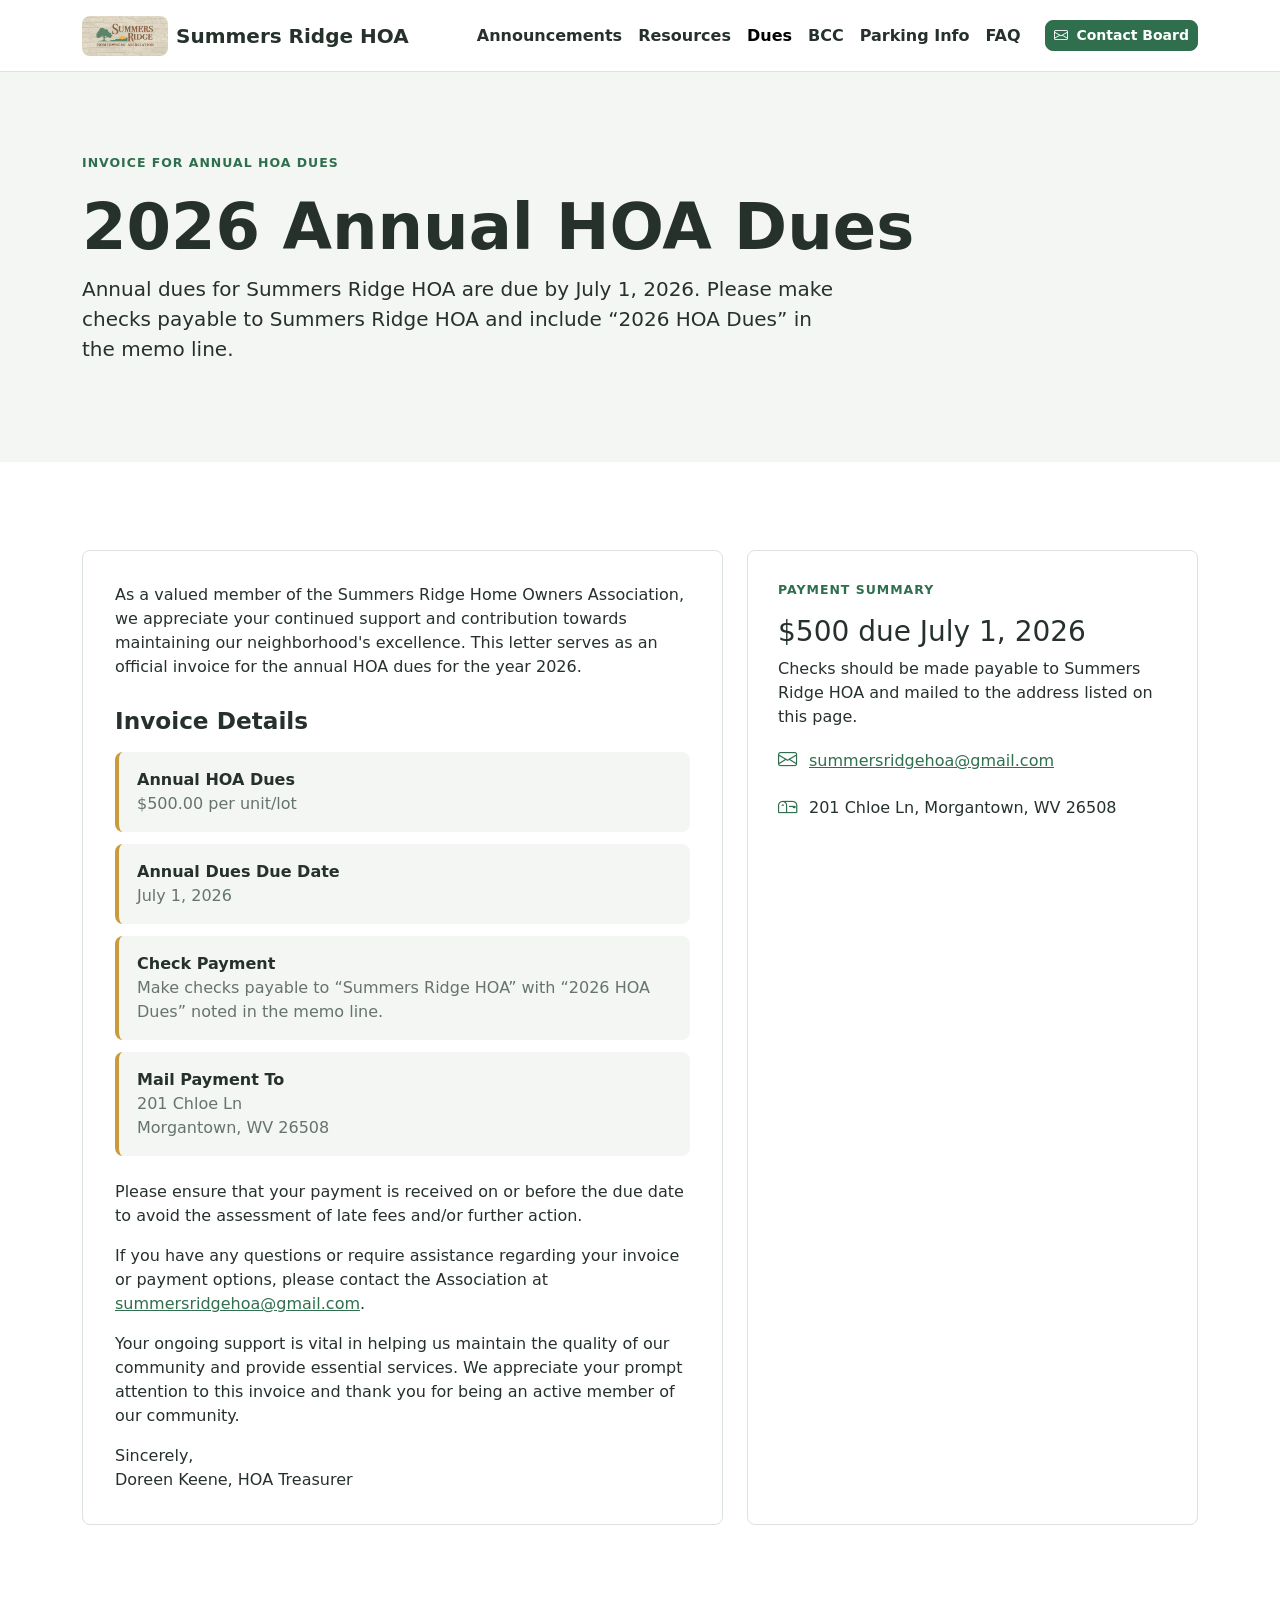
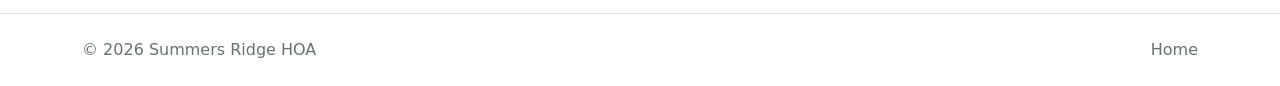
<file: dues.html>
<!doctype html>
<html lang="en">
  <head>
    <meta charset="utf-8">
    <meta name="viewport" content="width=device-width, initial-scale=1">
    <meta name="description" content="Annual HOA dues invoice and payment information for Summers Ridge HOA residents.">
    <title>Annual Dues | Summers Ridge HOA</title>
    <link rel="preconnect" href="https://cdn.jsdelivr.net">
    <link href="https://cdn.jsdelivr.net/npm/bootstrap@5.3.3/dist/css/bootstrap.min.css" rel="stylesheet">
    <link href="https://cdn.jsdelivr.net/npm/bootstrap-icons@1.11.3/font/bootstrap-icons.css" rel="stylesheet">
    <link rel="icon" href="favicon.svg" type="image/svg+xml">
    <link href="styles.css" rel="stylesheet">
  </head>
  <body>
    <nav class="navbar navbar-expand-lg navbar-light bg-white border-bottom sticky-top">
      <div class="container">
        <a class="navbar-brand d-flex align-items-center gap-2 fw-semibold" href="index.html" aria-label="Summers Ridge HOA home">
          <img class="nav-logo" src="assets/summers-ridge-hoa-logo.jpg" alt="" aria-hidden="true">
          <span>Summers Ridge HOA</span>
        </a>
        <button class="navbar-toggler" type="button" data-bs-toggle="collapse" data-bs-target="#mainNav" aria-controls="mainNav" aria-expanded="false" aria-label="Toggle navigation">
          <span class="navbar-toggler-icon"></span>
        </button>
        <div class="collapse navbar-collapse" id="mainNav">
          <ul class="navbar-nav ms-auto align-items-lg-center">
            <li class="nav-item"><a class="nav-link" href="announcements.html">Announcements</a></li>
            <li class="nav-item"><a class="nav-link" href="index.html#resources">Resources</a></li>
            <li class="nav-item"><a class="nav-link active" aria-current="page" href="dues.html">Dues</a></li>
            <li class="nav-item"><a class="nav-link" href="bcc.html">BCC</a></li>
            <li class="nav-item"><a class="nav-link" href="parking.html">Parking Info</a></li>
            <li class="nav-item"><a class="nav-link" href="faq.html">FAQ</a></li>
            <li class="nav-item ms-lg-3">
              <a class="btn btn-primary btn-sm" href="index.html#contact">
                <i class="bi bi-envelope me-1" aria-hidden="true"></i>
                Contact Board
              </a>
            </li>
          </ul>
        </div>
      </div>
    </nav>

    <main>
      <section class="page-hero bg-soft">
        <div class="container">
          <p class="eyebrow">Invoice for Annual HOA Dues</p>
          <h1>2026 Annual HOA Dues</h1>
          <p class="lead">Annual dues for Summers Ridge HOA are due by July 1, 2026. Please make checks payable to Summers Ridge HOA and include “2026 HOA Dues” in the memo line.</p>
        </div>
      </section>

      <section class="section-pad">
        <div class="container">
          <div class="row g-4">
            <div class="col-lg-7">
              <div class="dues-invoice">
                <p>As a valued member of the Summers Ridge Home Owners Association, we appreciate your continued support and contribution towards maintaining our neighborhood's excellence. This letter serves as an official invoice for the annual HOA dues for the year 2026.</p>

                <h2>Invoice Details</h2>
                <dl class="invoice-details">
                  <div>
                    <dt>Annual HOA Dues</dt>
                    <dd>$500.00 per unit/lot</dd>
                  </div>
                  <div>
                    <dt>Annual Dues Due Date</dt>
                    <dd>July 1, 2026</dd>
                  </div>
                  <div>
                    <dt>Check Payment</dt>
                    <dd>Make checks payable to “Summers Ridge HOA” with “2026 HOA Dues” noted in the memo line.</dd>
                  </div>
                  <div>
                    <dt>Mail Payment To</dt>
                    <dd>201 Chloe Ln<br>Morgantown, WV 26508</dd>
                  </div>
                </dl>

                <p>Please ensure that your payment is received on or before the due date to avoid the assessment of late fees and/or further action.</p>
                <p>If you have any questions or require assistance regarding your invoice or payment options, please contact the Association at <a href="mailto:summersridgehoa@gmail.com">summersridgehoa@gmail.com</a>.</p>
                <p>Your ongoing support is vital in helping us maintain the quality of our community and provide essential services. We appreciate your prompt attention to this invoice and thank you for being an active member of our community.</p>
                <p class="mb-0">Sincerely,<br>Doreen Keene, HOA Treasurer</p>
              </div>
            </div>
            <div class="col-lg-5">
              <aside class="notice-panel h-100">
                <p class="eyebrow">Payment Summary</p>
                <h3>$500 due July 1, 2026</h3>
                <p>Checks should be made payable to Summers Ridge HOA and mailed to the address listed on this page.</p>
                <div class="contact-detail">
                  <i class="bi bi-envelope" aria-hidden="true"></i>
                  <a href="mailto:summersridgehoa@gmail.com">summersridgehoa@gmail.com</a>
                </div>
                <div class="contact-detail">
                  <i class="bi bi-mailbox" aria-hidden="true"></i>
                  <span>201 Chloe Ln, Morgantown, WV 26508</span>
                </div>
              </aside>
            </div>
          </div>
        </div>
      </section>
    </main>

    <footer class="site-footer py-4 border-top">
      <div class="container d-flex flex-column flex-md-row justify-content-between gap-2">
        <span>&copy; <span id="year"></span> Summers Ridge HOA</span>
        <span><a href="index.html">Home</a></span>
      </div>
    </footer>

    <script src="https://cdn.jsdelivr.net/npm/bootstrap@5.3.3/dist/js/bootstrap.bundle.min.js"></script>
    <script src="script.js"></script>
  </body>
</html>
</file>
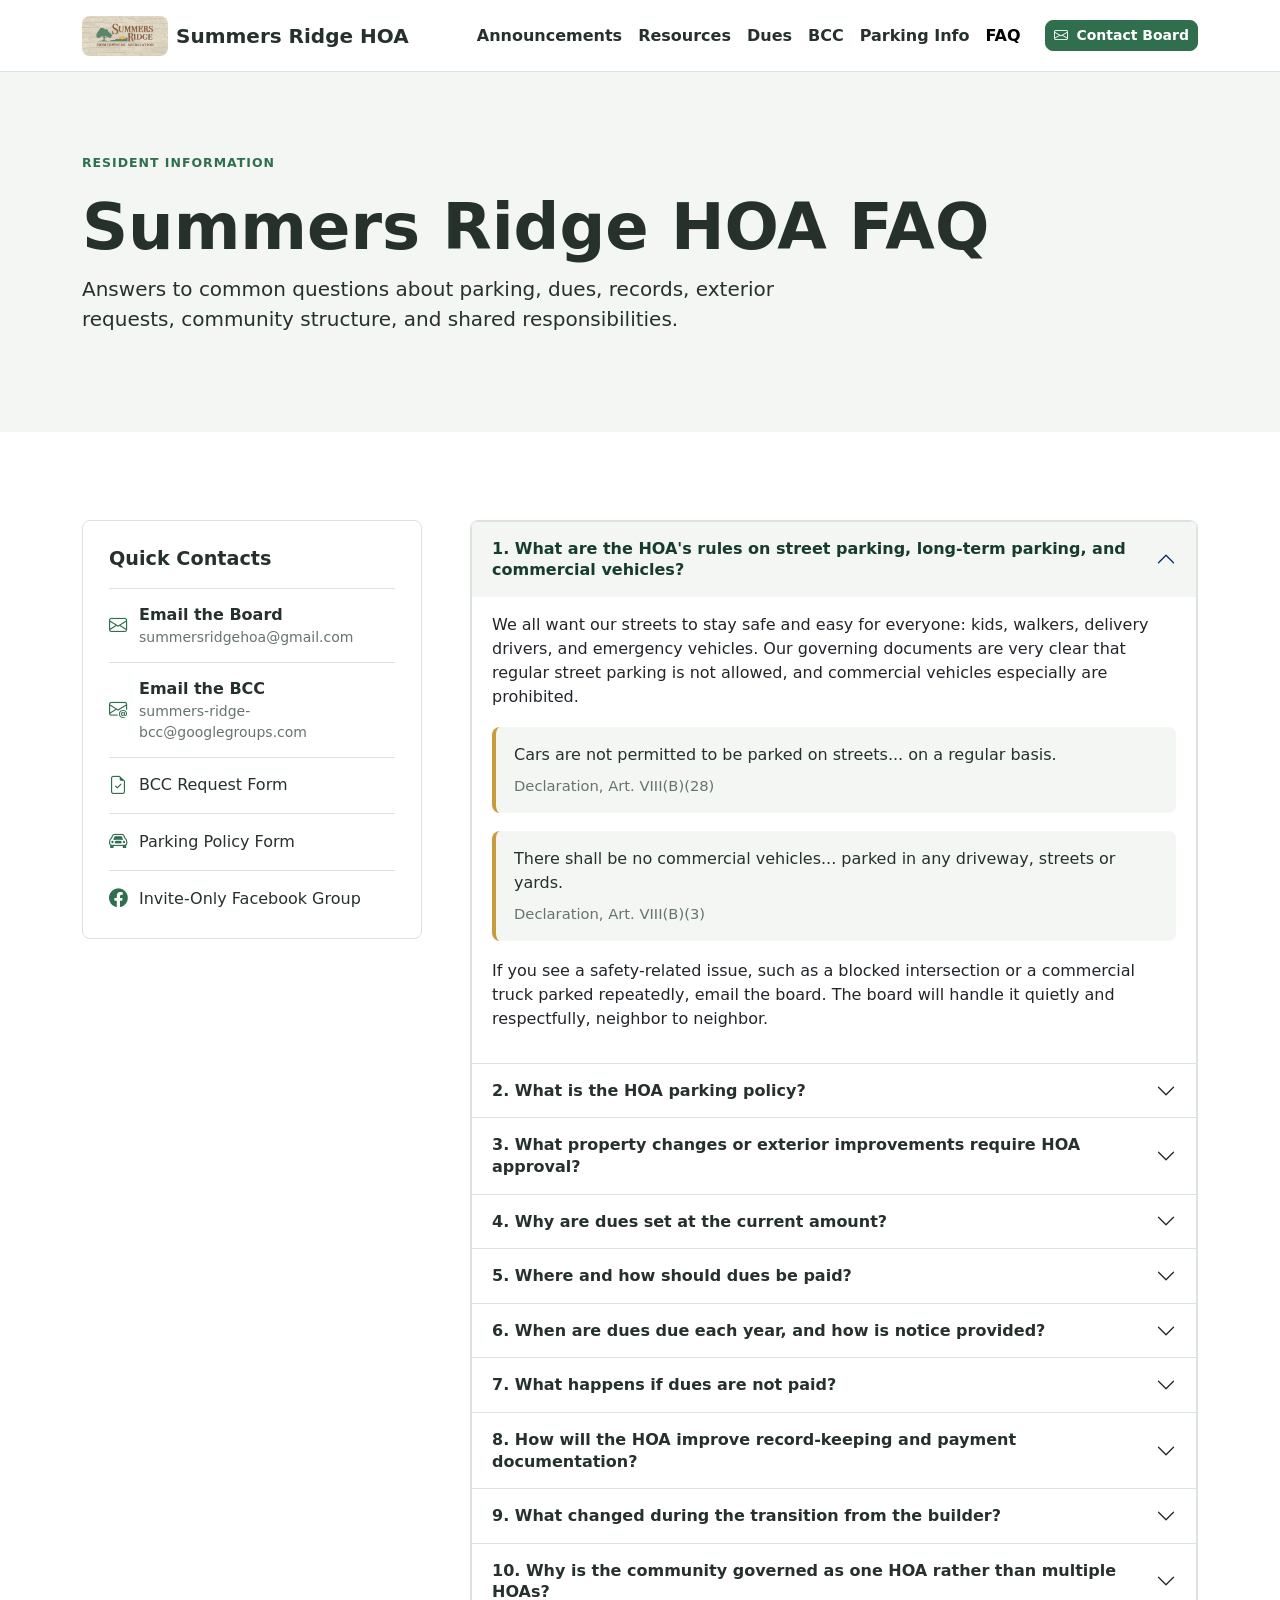
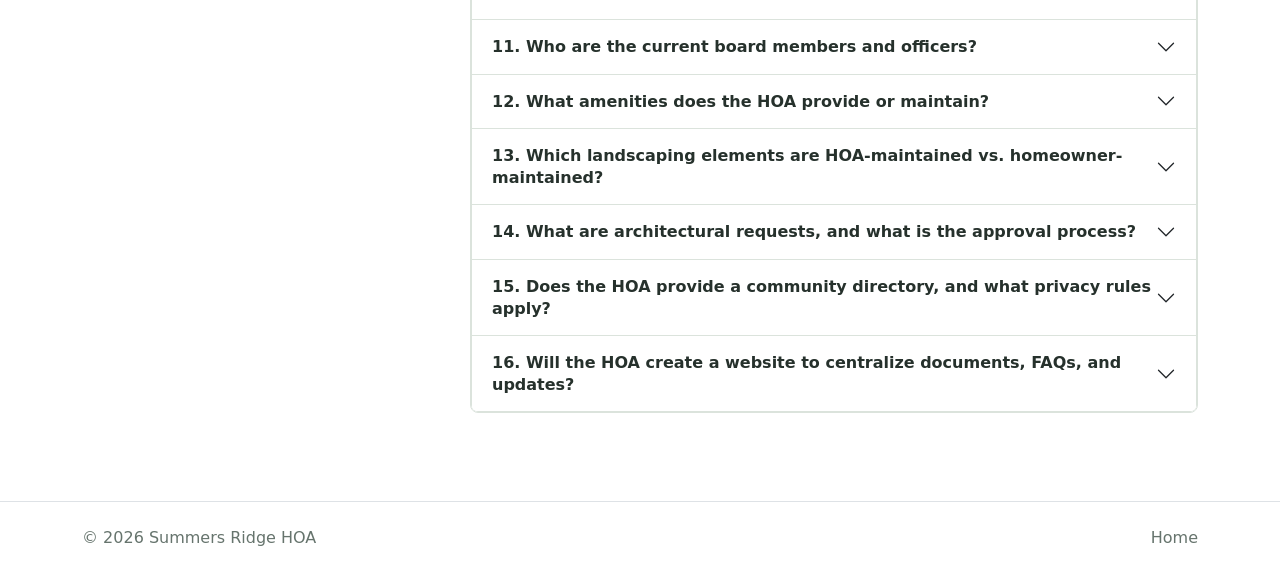
<file: faq.html>
<!doctype html>
<html lang="en">
  <head>
    <meta charset="utf-8">
    <meta name="viewport" content="width=device-width, initial-scale=1">
    <meta name="description" content="Frequently asked questions for Summers Ridge Homeowners Association residents.">
    <title>FAQ | Summers Ridge HOA</title>
    <link rel="preconnect" href="https://cdn.jsdelivr.net">
    <link href="https://cdn.jsdelivr.net/npm/bootstrap@5.3.3/dist/css/bootstrap.min.css" rel="stylesheet">
    <link href="https://cdn.jsdelivr.net/npm/bootstrap-icons@1.11.3/font/bootstrap-icons.css" rel="stylesheet">
    <link rel="icon" href="favicon.svg" type="image/svg+xml">
    <link href="styles.css" rel="stylesheet">
  </head>
  <body>
    <nav class="navbar navbar-expand-lg navbar-light bg-white border-bottom sticky-top">
      <div class="container">
        <a class="navbar-brand d-flex align-items-center gap-2 fw-semibold" href="index.html" aria-label="Summers Ridge HOA home">
          <img class="nav-logo" src="assets/summers-ridge-hoa-logo.jpg" alt="" aria-hidden="true">
          <span>Summers Ridge HOA</span>
        </a>
        <button class="navbar-toggler" type="button" data-bs-toggle="collapse" data-bs-target="#mainNav" aria-controls="mainNav" aria-expanded="false" aria-label="Toggle navigation">
          <span class="navbar-toggler-icon"></span>
        </button>
        <div class="collapse navbar-collapse" id="mainNav">
          <ul class="navbar-nav ms-auto align-items-lg-center">
            <li class="nav-item"><a class="nav-link" href="announcements.html">Announcements</a></li>
            <li class="nav-item"><a class="nav-link" href="index.html#resources">Resources</a></li>
            <li class="nav-item"><a class="nav-link" href="dues.html">Dues</a></li>
            <li class="nav-item"><a class="nav-link" href="bcc.html">BCC</a></li>
            <li class="nav-item"><a class="nav-link" href="parking.html">Parking Info</a></li>
            <li class="nav-item"><a class="nav-link active" aria-current="page" href="faq.html">FAQ</a></li>
            <li class="nav-item ms-lg-3">
              <a class="btn btn-primary btn-sm" href="index.html#contact">
                <i class="bi bi-envelope me-1" aria-hidden="true"></i>
                Contact Board
              </a>
            </li>
          </ul>
        </div>
      </div>
    </nav>

    <main>
      <section class="page-hero bg-soft">
        <div class="container">
          <p class="eyebrow">Resident Information</p>
          <h1>Summers Ridge HOA FAQ</h1>
          <p class="lead">Answers to common questions about parking, dues, records, exterior requests, community structure, and shared responsibilities.</p>
        </div>
      </section>

      <section class="section-pad">
        <div class="container">
          <div class="row g-5">
            <aside class="col-lg-4">
              <div class="faq-sidebar">
                <h2>Quick Contacts</h2>
                <a href="mailto:summersridgehoa@gmail.com">
                  <i class="bi bi-envelope" aria-hidden="true"></i>
                  <span>
                    <strong>Email the Board</strong>
                    <small>summersridgehoa@gmail.com</small>
                  </span>
                </a>
                <a href="mailto:summers-ridge-bcc@googlegroups.com">
                  <i class="bi bi-envelope-at" aria-hidden="true"></i>
                  <span>
                    <strong>Email the BCC</strong>
                    <small>summers-ridge-bcc@googlegroups.com</small>
                  </span>
                </a>
                <a href="https://docs.google.com/forms/d/e/1FAIpQLSdlnnv-A5hWy-te9p5T0LJn3dFJUsFnMk9AF0IGjDN_zUWBqA/viewform" target="_blank" rel="noopener">
                  <i class="bi bi-file-earmark-check" aria-hidden="true"></i>
                  BCC Request Form
                </a>
                <a href="https://forms.gle/V6TVcy5VN1F7KJ1Z6" target="_blank" rel="noopener">
                  <i class="bi bi-car-front" aria-hidden="true"></i>
                  Parking Policy Form
                </a>
                <a href="https://www.facebook.com/groups/177718182741484" target="_blank" rel="noopener">
                  <i class="bi bi-facebook" aria-hidden="true"></i>
                  Invite-Only Facebook Group
                </a>
              </div>
            </aside>

            <div class="col-lg-8">
              <div class="accordion faq-accordion" id="faqAccordion">
                <div class="accordion-item">
                  <h2 class="accordion-header">
                    <button class="accordion-button" type="button" data-bs-toggle="collapse" data-bs-target="#faq-one" aria-expanded="true" aria-controls="faq-one">
                      1. What are the HOA's rules on street parking, long-term parking, and commercial vehicles?
                    </button>
                  </h2>
                  <div id="faq-one" class="accordion-collapse collapse show" data-bs-parent="#faqAccordion">
                    <div class="accordion-body">
                      <p>We all want our streets to stay safe and easy for everyone: kids, walkers, delivery drivers, and emergency vehicles. Our governing documents are very clear that regular street parking is not allowed, and commercial vehicles especially are prohibited.</p>
                      <blockquote>Cars are not permitted to be parked on streets... on a regular basis. <cite>Declaration, Art. VIII(B)(28)</cite></blockquote>
                      <blockquote>There shall be no commercial vehicles... parked in any driveway, streets or yards. <cite>Declaration, Art. VIII(B)(3)</cite></blockquote>
                      <p>If you see a safety-related issue, such as a blocked intersection or a commercial truck parked repeatedly, email the board. The board will handle it quietly and respectfully, neighbor to neighbor.</p>
                    </div>
                  </div>
                </div>

                <div class="accordion-item">
                  <h2 class="accordion-header">
                    <button class="accordion-button collapsed" type="button" data-bs-toggle="collapse" data-bs-target="#faq-parking-policy" aria-expanded="false" aria-controls="faq-parking-policy">
                      2. What is the HOA parking policy?
                    </button>
                  </h2>
                  <div id="faq-parking-policy" class="accordion-collapse collapse" data-bs-parent="#faqAccordion">
                    <div class="accordion-body">
                      <p>The HOA Parking &amp; Safety Policy explains when street or lawn parking becomes a violation, how temporary parking should be handled, and how progressive enforcement works.</p>
                      <p>Read the <a href="parking.html">Parking Info page</a> for the summary and a link to the official full policy.</p>
                    </div>
                  </div>
                </div>

                <div class="accordion-item">
                  <h2 class="accordion-header">
                    <button class="accordion-button collapsed" type="button" data-bs-toggle="collapse" data-bs-target="#faq-two" aria-expanded="false" aria-controls="faq-two">
                      3. What property changes or exterior improvements require HOA approval?
                    </button>
                  </h2>
                  <div id="faq-two" class="accordion-collapse collapse" data-bs-parent="#faqAccordion">
                    <div class="accordion-body">
                      <p>Anything that changes the outside appearance of your home or yard needs approval from the Building Control Committee.</p>
                      <blockquote>No structures or improvements... shall be erected, altered, placed or maintained... unless... approved in writing by the Building Control Committee. <cite>Declaration, Art. VIII(D)(3)</cite></blockquote>
                      <blockquote>No changes shall be made to the exterior of any Unit. <cite>Declaration, Art. VIII(B)(7)</cite></blockquote>
                      <p>If something is out of compliance, the board gives written notice and works with the homeowner, no surprises, no heavy-handedness.</p>
                    </div>
                  </div>
                </div>

                <div class="accordion-item">
                  <h2 class="accordion-header">
                    <button class="accordion-button collapsed" type="button" data-bs-toggle="collapse" data-bs-target="#faq-three" aria-expanded="false" aria-controls="faq-three">
                      4. Why are dues set at the current amount?
                    </button>
                  </h2>
                  <div id="faq-three" class="accordion-collapse collapse" data-bs-parent="#faqAccordion">
                    <div class="accordion-body">
                      <p>Our dues are not just about today, they are about protecting all of us from big, unexpected costs later. The 2026 Budget shows that $37,100 of the $48,000 annual budget goes straight into reserves for future road maintenance.</p>
                      <blockquote>Reserve Contribution (future road maintenance): $37,100.00 <cite>2026 Budget</cite></blockquote>
                      <blockquote>Assessments must be made at least annually based on a budget adopted... by the Association. <cite>Declaration, Art. VI(B)(1)</cite></blockquote>
                      <p>This is how we avoid special assessments and keep the neighborhood strong long-term.</p>
                    </div>
                  </div>
                </div>

                <div class="accordion-item">
                  <h2 class="accordion-header">
                    <button class="accordion-button collapsed" type="button" data-bs-toggle="collapse" data-bs-target="#faq-four" aria-expanded="false" aria-controls="faq-four">
                      5. Where and how should dues be paid?
                    </button>
                  </h2>
                  <div id="faq-four" class="accordion-collapse collapse" data-bs-parent="#faqAccordion">
                    <div class="accordion-body">
                      <p>The 2026 notice clarifies this:</p>
                      <blockquote>Mail payment to: 201 Chloe Ln, Morgantown, WV 26508. <cite>Budget Notice</cite></blockquote>
                      <p>Checks should be made payable to Summers Ridge HOA.</p>
                    </div>
                  </div>
                </div>

                <div class="accordion-item">
                  <h2 class="accordion-header">
                    <button class="accordion-button collapsed" type="button" data-bs-toggle="collapse" data-bs-target="#faq-five" aria-expanded="false" aria-controls="faq-five">
                      6. When are dues due each year, and how is notice provided?
                    </button>
                  </h2>
                  <div id="faq-five" class="accordion-collapse collapse" data-bs-parent="#faqAccordion">
                    <div class="accordion-body">
                      <blockquote>Annual dues... shall be due and payable in full by July 1, 2026. <cite>2026 Budget Notice</cite></blockquote>
                      <p>The notice itself serves as both the budget meeting notice and the dues invoice, which is how WV Code 36B allows HOAs to operate.</p>
                    </div>
                  </div>
                </div>

                <div class="accordion-item">
                  <h2 class="accordion-header">
                    <button class="accordion-button collapsed" type="button" data-bs-toggle="collapse" data-bs-target="#faq-six" aria-expanded="false" aria-controls="faq-six">
                      7. What happens if dues are not paid?
                    </button>
                  </h2>
                  <div id="faq-six" class="accordion-collapse collapse" data-bs-parent="#faqAccordion">
                    <div class="accordion-body">
                      <p>We always try to work with neighbors first, life happens. But the governing documents require consequences if dues remain unpaid.</p>
                      <blockquote>The Association has a lien on a Unit/Lot for any Assessment... from the time the Assessment becomes due. <cite>Declaration, Art. VI(D)(1)</cite></blockquote>
                      <blockquote>A Member shall lose his good standing status... after ninety (90) days. <cite>Declaration, Art. V(G)(5)</cite></blockquote>
                      <p>Practically, this means you cannot vote at HOA meetings and a lien may be filed if dues remain unpaid long-term. Again, the goal is to resolve things neighbor to neighbor first.</p>
                    </div>
                  </div>
                </div>

                <div class="accordion-item">
                  <h2 class="accordion-header">
                    <button class="accordion-button collapsed" type="button" data-bs-toggle="collapse" data-bs-target="#faq-seven" aria-expanded="false" aria-controls="faq-seven">
                      8. How will the HOA improve record-keeping and payment documentation?
                    </button>
                  </h2>
                  <div id="faq-seven" class="accordion-collapse collapse" data-bs-parent="#faqAccordion">
                    <div class="accordion-body">
                      <p>The 2026 Budget Meeting Notice shows improvements are already being implemented:</p>
                      <blockquote>This letter serves to give notice... and constitutes the invoice for annual dues.</blockquote>
                      <p>We are also adding confirmation emails for payments, annual budget meetings required by WV Code 36B-3-103, and a simple website, Facebook group, and Google Drive to centralize documents.</p>
                      <p>Transparency is the goal.</p>
                    </div>
                  </div>
                </div>

                <div class="accordion-item">
                  <h2 class="accordion-header">
                    <button class="accordion-button collapsed" type="button" data-bs-toggle="collapse" data-bs-target="#faq-eight" aria-expanded="false" aria-controls="faq-eight">
                      9. What changed during the transition from the builder?
                    </button>
                  </h2>
                  <div id="faq-eight" class="accordion-collapse collapse" data-bs-parent="#faqAccordion">
                    <div class="accordion-body">
                      <p>We are not a new HOA. We are transitioning from the builder, the Declarant, to homeowner control, which WV law requires once most homes are sold.</p>
                      <blockquote>The period of Declarant control terminates... sixty days after conveyance of seventy-five percent (75%) of the Units/Lots... <cite>Declaration, Art. V(C)(4)</cite></blockquote>
                      <p>We have reached that point, so the board is now elected by homeowners.</p>
                    </div>
                  </div>
                </div>

                <div class="accordion-item">
                  <h2 class="accordion-header">
                    <button class="accordion-button collapsed" type="button" data-bs-toggle="collapse" data-bs-target="#faq-nine" aria-expanded="false" aria-controls="faq-nine">
                      10. Why is the community governed as one HOA rather than multiple HOAs?
                    </button>
                  </h2>
                  <div id="faq-nine" class="accordion-collapse collapse" data-bs-parent="#faqAccordion">
                    <div class="accordion-body">
                      <p>Summers Ridge has always been one single HOA, even though the neighborhood was built in four separate phases over several years. Each phase was added to the same Common Interest Community through recorded amendments, which means all four phases together make up the community we live in today.</p>
                      <p>So while construction happened in four waves, the legal structure has always been one unified HOA, with all homes sharing the same governing documents, budget, and voting rights.</p>
                    </div>
                  </div>
                </div>

                <div class="accordion-item">
                  <h2 class="accordion-header">
                    <button class="accordion-button collapsed" type="button" data-bs-toggle="collapse" data-bs-target="#faq-ten" aria-expanded="false" aria-controls="faq-ten">
                      11. Who are the current board members and officers?
                    </button>
                  </h2>
                  <div id="faq-ten" class="accordion-collapse collapse" data-bs-parent="#faqAccordion">
                    <div class="accordion-body">
                      <p>Homeowners elect the Board of Directors. The Board appoints the officers: President, Vice President, Treasurer, and Secretary.</p>
                      <h3>Current Board & Officers (2026)</h3>
                      <div class="row g-3">
                        <div class="col-md-6">
                          <div class="mini-list">
                            <h4>Board of Directors</h4>
                            <ul>
                              <li>Cody Hood</li>
                              <li>Doreen Keene</li>
                              <li>Kevin Long</li>
                              <li>Allen Mancini</li>
                              <li>Stew McCaw</li>
                            </ul>
                          </div>
                        </div>
                        <div class="col-md-6">
                          <div class="mini-list">
                            <h4>Officers</h4>
                            <ul>
                              <li>Cody Hood - President</li>
                              <li>Brad Waldo - Secretary</li>
                              <li>Doreen Keene - Treasurer</li>
                              <li>Allen Mancini - Vice President</li>
                              <li>Kevin Long - Vice President</li>
                            </ul>
                          </div>
                        </div>
                        <div class="col-12">
                          <div class="mini-list">
                            <h4>Building Control Committee</h4>
                            <ul>
                              <li>Bryan Cox</li>
                              <li>Andrew Stacy</li>
                              <li>Deniss Keene</li>
                            </ul>
                          </div>
                        </div>
                      </div>
                      <p class="mt-3">The HOA also maintains a shared Google Drive where homeowners can access meeting minutes, budgets, governing documents, forms, proxies, and architectural requests.</p>
                    </div>
                  </div>
                </div>

                <div class="accordion-item">
                  <h2 class="accordion-header">
                    <button class="accordion-button collapsed" type="button" data-bs-toggle="collapse" data-bs-target="#faq-eleven" aria-expanded="false" aria-controls="faq-eleven">
                      12. What amenities does the HOA provide or maintain?
                    </button>
                  </h2>
                  <div id="faq-eleven" class="accordion-collapse collapse" data-bs-parent="#faqAccordion">
                    <div class="accordion-body">
                      <p>Summers Ridge does not have a clubhouse or pool, but the HOA does maintain several important shared features that keep the neighborhood safe, functional, and looking good.</p>
                      <ul>
                        <li>Roads throughout the community</li>
                        <li>Snow removal, which is a major annual expense</li>
                        <li>Drainage systems and stormwater infrastructure</li>
                        <li>Common-area landscaping and beautification</li>
                        <li>Mailbox cluster area</li>
                        <li>Insurance and administrative needs for the community</li>
                      </ul>
                      <p>These items are reflected directly in the 2026 budget, including snow removal at $6,000, beautification of common areas at $500, and general liability insurance at $800.</p>
                      <p>These shared responsibilities are why we pool dues, so no single homeowner is stuck with the cost of maintaining infrastructure that serves everyone.</p>
                    </div>
                  </div>
                </div>

                <div class="accordion-item">
                  <h2 class="accordion-header">
                    <button class="accordion-button collapsed" type="button" data-bs-toggle="collapse" data-bs-target="#faq-twelve" aria-expanded="false" aria-controls="faq-twelve">
                      13. Which landscaping elements are HOA-maintained vs. homeowner-maintained?
                    </button>
                  </h2>
                  <div id="faq-twelve" class="accordion-collapse collapse" data-bs-parent="#faqAccordion">
                    <div class="accordion-body">
                      <p>Homeowners are responsible for maintaining their own lots, including trees planted on their property.</p>
                      <blockquote>All individual lawn areas must be well maintained (mowed and trimmed) at all times. <cite>Declaration, Art. VIII(B)(23)</cite></blockquote>
                      <p>The HOA maintains only the Common Elements, not individual yard trees.</p>
                    </div>
                  </div>
                </div>

                <div class="accordion-item">
                  <h2 class="accordion-header">
                    <button class="accordion-button collapsed" type="button" data-bs-toggle="collapse" data-bs-target="#faq-thirteen" aria-expanded="false" aria-controls="faq-thirteen">
                      14. What are architectural requests, and what is the approval process?
                    </button>
                  </h2>
                  <div id="faq-thirteen" class="accordion-collapse collapse" data-bs-parent="#faqAccordion">
                    <div class="accordion-body">
                      <p>Architectural requests are homeowner requests to make exterior changes, such as fences, sheds, paint colors, landscaping structures, and similar updates.</p>
                      <blockquote>The Committee shall approve or disapprove plans... within thirty (30) days. <cite>Declaration, Art. VIII(D)(4)</cite></blockquote>
                      <p>The process is friendly and straightforward:</p>
                      <ol>
                        <li>Submit a quick description and sketch/photo.</li>
                        <li>The committee reviews the request.</li>
                        <li>You receive written approval or suggestions within 30 days.</li>
                      </ol>
                      <a class="btn btn-primary" href="https://docs.google.com/forms/d/e/1FAIpQLSdlnnv-A5hWy-te9p5T0LJn3dFJUsFnMk9AF0IGjDN_zUWBqA/viewform" target="_blank" rel="noopener">
                        <i class="bi bi-send me-2" aria-hidden="true"></i>
                        Submit BCC Request
                      </a>
                    </div>
                  </div>
                </div>

                <div class="accordion-item">
                  <h2 class="accordion-header">
                    <button class="accordion-button collapsed" type="button" data-bs-toggle="collapse" data-bs-target="#faq-fourteen" aria-expanded="false" aria-controls="faq-fourteen">
                      15. Does the HOA provide a community directory, and what privacy rules apply?
                    </button>
                  </h2>
                  <div id="faq-fourteen" class="accordion-collapse collapse" data-bs-parent="#faqAccordion">
                    <div class="accordion-body">
                      <p>The HOA can create a voluntary directory, but it cannot publish anyone's information without their consent.</p>
                    </div>
                  </div>
                </div>

                <div class="accordion-item">
                  <h2 class="accordion-header">
                    <button class="accordion-button collapsed" type="button" data-bs-toggle="collapse" data-bs-target="#faq-fifteen" aria-expanded="false" aria-controls="faq-fifteen">
                      16. Will the HOA create a website to centralize documents, FAQs, and updates?
                    </button>
                  </h2>
                  <div id="faq-fifteen" class="accordion-collapse collapse" data-bs-parent="#faqAccordion">
                    <div class="accordion-body">
                      <p>Yes. The 2026 Budget Notice reinforces the need for transparency and easy access to information.</p>
                      <p>The HOA will have a simple website, Google Drive, and Facebook Group. It will include governing documents, meeting minutes, budget summaries, FAQs, contact info, and forms such as architectural requests and proxies.</p>
                      <p>This is all part of making the HOA neighbor-driven and easy to navigate.</p>
                    </div>
                  </div>
                </div>
              </div>
            </div>
          </div>
        </div>
      </section>
    </main>

    <footer class="site-footer py-4 border-top">
      <div class="container d-flex flex-column flex-md-row justify-content-between gap-2">
        <span>&copy; <span id="year"></span> Summers Ridge HOA</span>
        <span><a href="index.html">Home</a></span>
      </div>
    </footer>

    <script src="https://cdn.jsdelivr.net/npm/bootstrap@5.3.3/dist/js/bootstrap.bundle.min.js"></script>
    <script src="script.js"></script>
  </body>
</html>
</file>
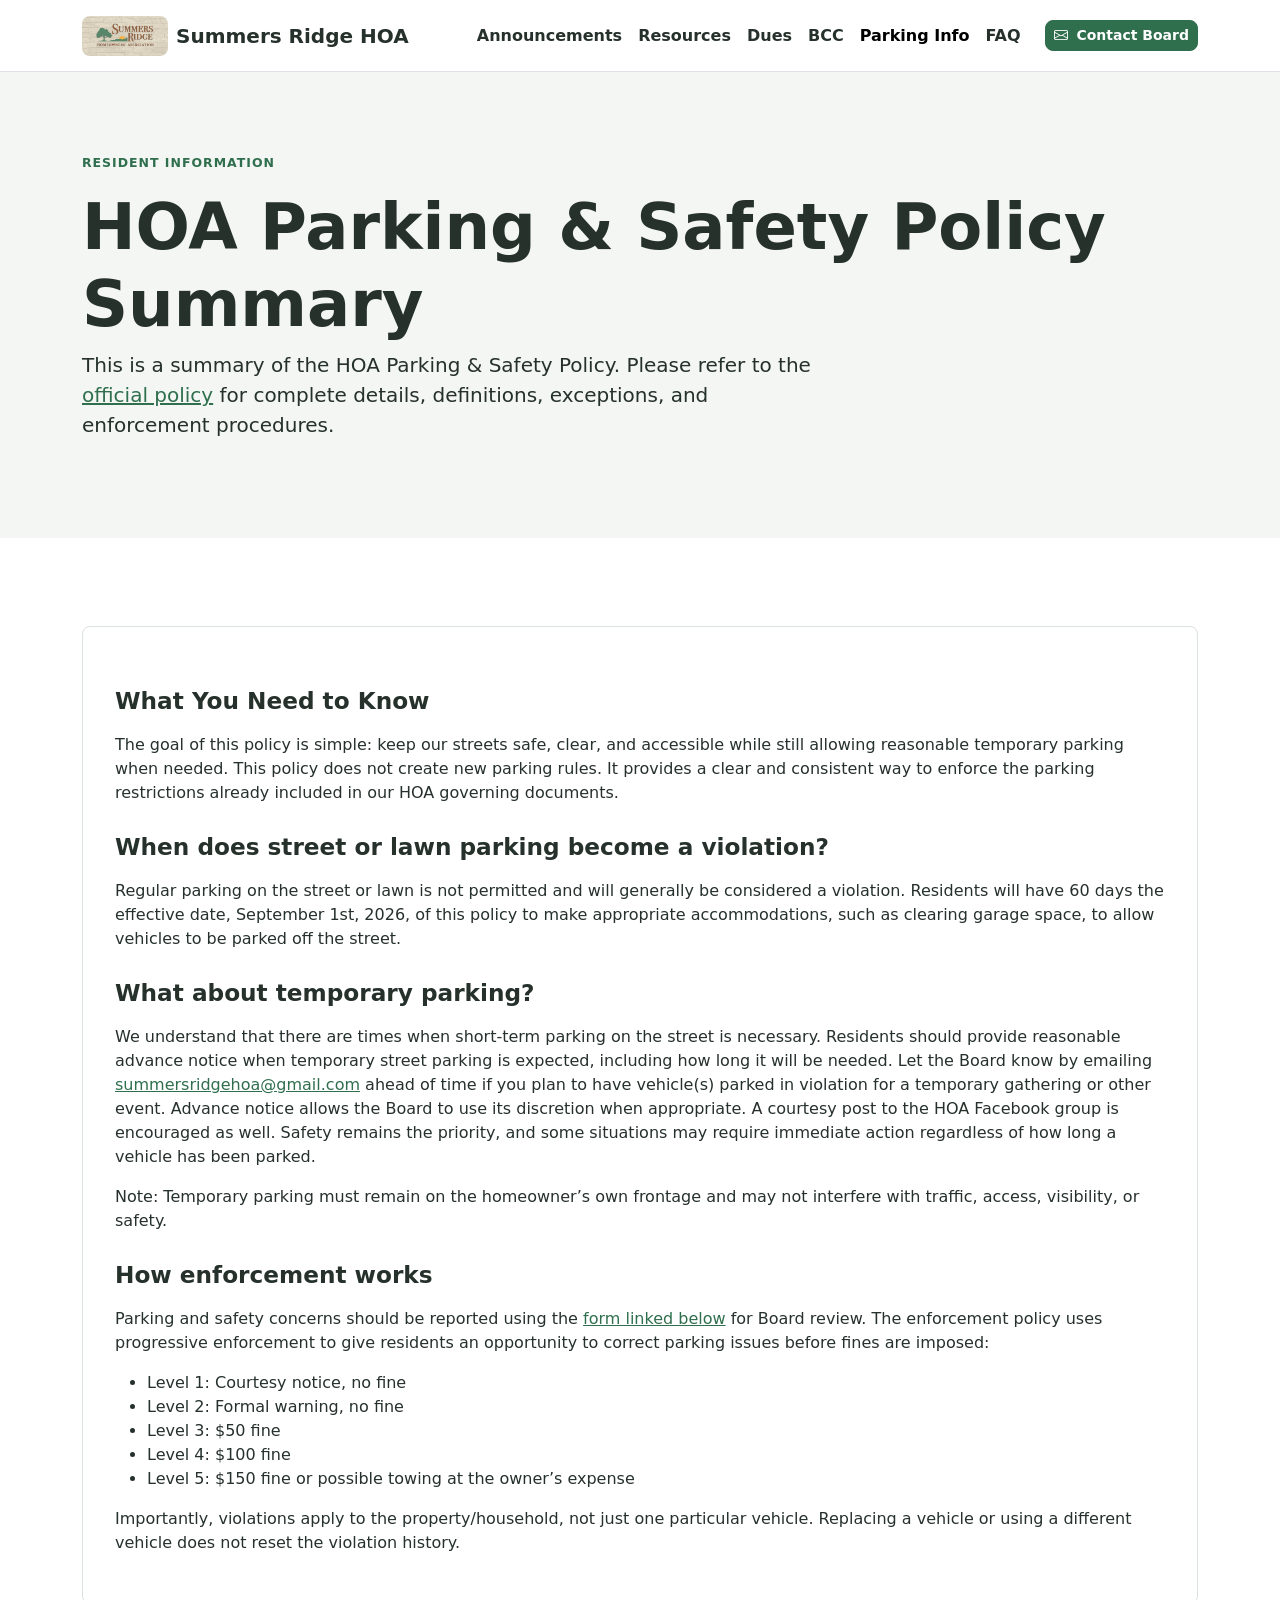
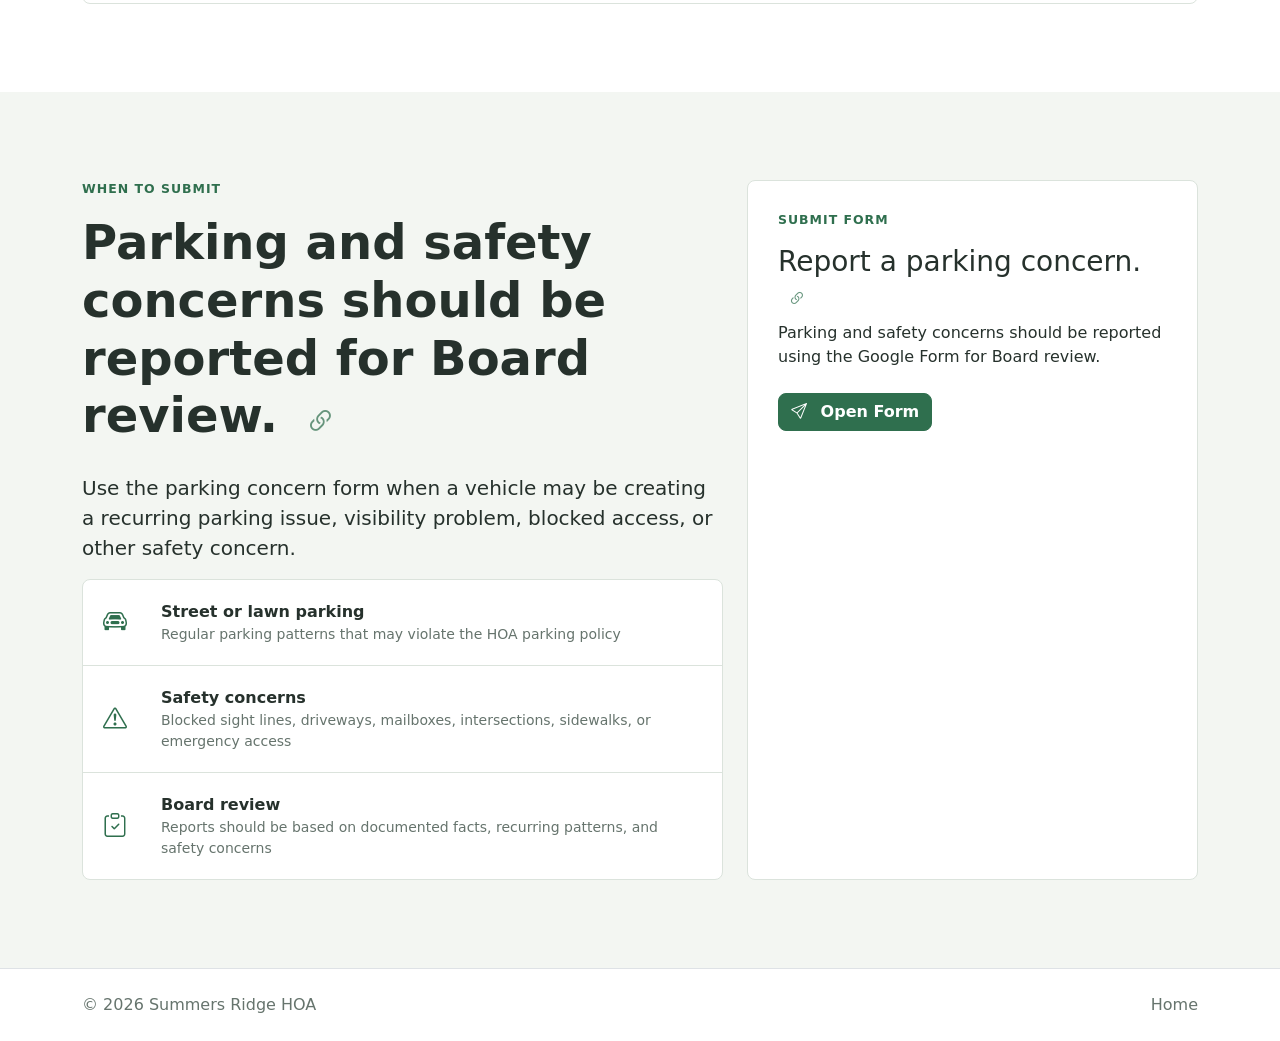
<file: parking.html>
<!doctype html>
<html lang="en">
  <head>
    <meta charset="utf-8">
    <meta name="viewport" content="width=device-width, initial-scale=1">
    <meta name="description" content="HOA Parking & Safety Policy Summary for Summers Ridge HOA residents.">
    <title>HOA Parking & Safety Policy Summary | Summers Ridge HOA</title>
    <link rel="preconnect" href="https://cdn.jsdelivr.net">
    <link href="https://cdn.jsdelivr.net/npm/bootstrap@5.3.3/dist/css/bootstrap.min.css" rel="stylesheet">
    <link href="https://cdn.jsdelivr.net/npm/bootstrap-icons@1.11.3/font/bootstrap-icons.css" rel="stylesheet">
    <link rel="icon" href="favicon.svg" type="image/svg+xml">
    <link href="styles.css" rel="stylesheet">
  </head>
  <body>
    <nav class="navbar navbar-expand-lg navbar-light bg-white border-bottom sticky-top">
      <div class="container">
        <a class="navbar-brand d-flex align-items-center gap-2 fw-semibold" href="index.html" aria-label="Summers Ridge HOA home">
          <img class="nav-logo" src="assets/summers-ridge-hoa-logo.jpg" alt="" aria-hidden="true">
          <span>Summers Ridge HOA</span>
        </a>
        <button class="navbar-toggler" type="button" data-bs-toggle="collapse" data-bs-target="#mainNav" aria-controls="mainNav" aria-expanded="false" aria-label="Toggle navigation">
          <span class="navbar-toggler-icon"></span>
        </button>
        <div class="collapse navbar-collapse" id="mainNav">
          <ul class="navbar-nav ms-auto align-items-lg-center">
            <li class="nav-item"><a class="nav-link" href="announcements.html">Announcements</a></li>
            <li class="nav-item"><a class="nav-link" href="index.html#resources">Resources</a></li>
            <li class="nav-item"><a class="nav-link" href="dues.html">Dues</a></li>
            <li class="nav-item"><a class="nav-link" href="bcc.html">BCC</a></li>
            <li class="nav-item"><a class="nav-link active" aria-current="page" href="parking.html">Parking Info</a></li>
            <li class="nav-item"><a class="nav-link" href="faq.html">FAQ</a></li>
            <li class="nav-item ms-lg-3">
              <a class="btn btn-primary btn-sm" href="index.html#contact">
                <i class="bi bi-envelope me-1" aria-hidden="true"></i>
                Contact Board
              </a>
            </li>
          </ul>
        </div>
      </div>
    </nav>

    <main>
      <section class="page-hero bg-soft">
        <div class="container">
          <p class="eyebrow">Resident Information</p>
          <h1>HOA Parking &amp; Safety Policy Summary</h1>
          <p class="lead">This is a summary of the HOA Parking &amp; Safety Policy. Please refer to the <a href="assets/hoa-parking-safety-enforcement-policy.pdf" target="_blank" rel="noopener">official policy</a> for complete details, definitions, exceptions, and enforcement procedures.</p>
        </div>
      </section>

      <section class="section-pad">
        <div class="container">
          <article class="dues-invoice">
            <h2>What You Need to Know</h2>
            <p>The goal of this policy is simple: keep our streets safe, clear, and accessible while still allowing reasonable temporary parking when needed. This policy does not create new parking rules. It provides a clear and consistent way to enforce the parking restrictions already included in our HOA governing documents.</p>

            <h2>When does street or lawn parking become a violation?</h2>
            <p>Regular parking on the street or lawn is not permitted and will generally be considered a violation. Residents will have 60 days the effective date, September 1st, 2026, of this policy to make appropriate accommodations, such as clearing garage space, to allow vehicles to be parked off the street.</p>

            <h2>What about temporary parking?</h2>
            <p>We understand that there are times when short-term parking on the street is necessary. Residents should provide reasonable advance notice when temporary street parking is expected, including how long it will be needed. Let the Board know by emailing <a href="mailto:summersridgehoa@gmail.com">summersridgehoa@gmail.com</a> ahead of time if you plan to have vehicle(s) parked in violation for a temporary gathering or other event. Advance notice allows the Board to use its discretion when appropriate. A courtesy post to the HOA Facebook group is encouraged as well. Safety remains the priority, and some situations may require immediate action regardless of how long a vehicle has been parked.</p>
            <p>Note: Temporary parking must remain on the homeowner’s own frontage and may not interfere with traffic, access, visibility, or safety.</p>

            <h2>How enforcement works</h2>
            <p>Parking and safety concerns should be reported using the <a href="#parking-form">form linked below</a> for Board review. The enforcement policy uses progressive enforcement to give residents an opportunity to correct parking issues before fines are imposed:</p>
            <ul>
              <li>Level 1: Courtesy notice, no fine</li>
              <li>Level 2: Formal warning, no fine</li>
              <li>Level 3: $50 fine</li>
              <li>Level 4: $100 fine</li>
              <li>Level 5: $150 fine or possible towing at the owner’s expense</li>
            </ul>
            <p>Importantly, violations apply to the property/household, not just one particular vehicle. Replacing a vehicle or using a different vehicle does not reset the violation history.</p>
          </article>
        </div>
      </section>

      <section id="report-parking-concern" class="section-pad bg-soft">
        <div class="container">
          <div class="row g-4">
            <div class="col-lg-7">
              <div class="section-heading">
                <p class="eyebrow">When to Submit</p>
                <h2 class="share-heading">Parking and safety concerns should be reported for Board review. <a class="section-link" href="#report-parking-concern" aria-label="Copy link to report parking concern section" title="Copy section link"><i class="bi bi-link-45deg" aria-hidden="true"></i></a></h2>
              </div>
              <p class="lead">Use the parking concern form when a vehicle may be creating a recurring parking issue, visibility problem, blocked access, or other safety concern.</p>
              <div class="resource-list">
                <div class="resource-row">
                  <i class="bi bi-car-front" aria-hidden="true"></i>
                  <span>
                    <strong>Street or lawn parking</strong>
                    <small>Regular parking patterns that may violate the HOA parking policy</small>
                  </span>
                </div>
                <div class="resource-row">
                  <i class="bi bi-exclamation-triangle" aria-hidden="true"></i>
                  <span>
                    <strong>Safety concerns</strong>
                    <small>Blocked sight lines, driveways, mailboxes, intersections, sidewalks, or emergency access</small>
                  </span>
                </div>
                <div class="resource-row">
                  <i class="bi bi-clipboard-check" aria-hidden="true"></i>
                  <span>
                    <strong>Board review</strong>
                    <small>Reports should be based on documented facts, recurring patterns, and safety concerns</small>
                  </span>
                </div>
              </div>
            </div>
            <div class="col-lg-5">
              <aside id="parking-form" class="notice-panel h-100">
                <p class="eyebrow">Submit Form</p>
                <h3 class="share-heading">Report a parking concern. <a class="section-link" href="#parking-form" aria-label="Copy link to parking form section" title="Copy section link"><i class="bi bi-link-45deg" aria-hidden="true"></i></a></h3>
                <p>Parking and safety concerns should be reported using the Google Form for Board review.</p>
                <div class="button-row mt-4">
                  <a class="btn btn-primary" href="https://forms.gle/V6TVcy5VN1F7KJ1Z6" target="_blank" rel="noopener">
                    <i class="bi bi-send me-2" aria-hidden="true"></i>
                    Open Form
                  </a>
                </div>
              </aside>
            </div>
          </div>
        </div>
      </section>
    </main>

    <footer class="site-footer py-4 border-top">
      <div class="container d-flex flex-column flex-md-row justify-content-between gap-2">
        <span>&copy; <span id="year"></span> Summers Ridge HOA</span>
        <span><a href="index.html">Home</a></span>
      </div>
    </footer>

    <script src="https://cdn.jsdelivr.net/npm/bootstrap@5.3.3/dist/js/bootstrap.bundle.min.js"></script>
    <script src="script.js"></script>
  </body>
</html>
</file>
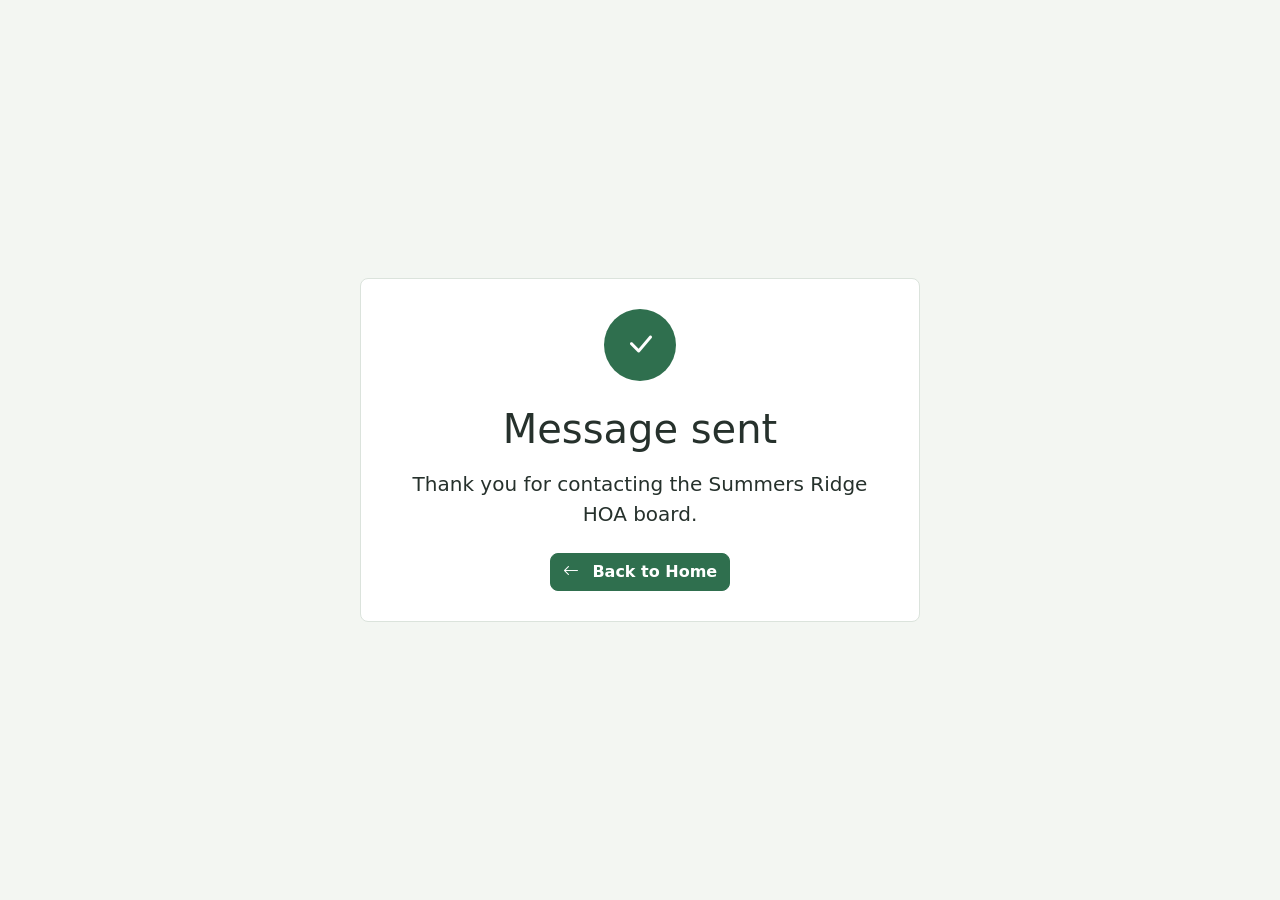
<file: thank-you.html>
<!doctype html>
<html lang="en">
  <head>
    <meta charset="utf-8">
    <meta name="viewport" content="width=device-width, initial-scale=1">
    <title>Message Sent | Summers Ridge HOA</title>
    <link href="https://cdn.jsdelivr.net/npm/bootstrap@5.3.3/dist/css/bootstrap.min.css" rel="stylesheet">
    <link href="https://cdn.jsdelivr.net/npm/bootstrap-icons@1.11.3/font/bootstrap-icons.css" rel="stylesheet">
    <link rel="icon" href="favicon.svg" type="image/svg+xml">
    <link href="styles.css" rel="stylesheet">
  </head>
  <body class="thank-you-page">
    <main class="container min-vh-100 d-flex align-items-center justify-content-center py-5">
      <section class="thank-you-card text-center">
        <div class="thank-you-icon mx-auto mb-4">
          <i class="bi bi-check-lg" aria-hidden="true"></i>
        </div>
        <h1 class="mb-3">Message sent</h1>
        <p class="lead mb-4">Thank you for contacting the Summers Ridge HOA board.</p>
        <a class="btn btn-primary" href="/">
          <i class="bi bi-arrow-left me-2" aria-hidden="true"></i>
          Back to Home
        </a>
      </section>
    </main>
  </body>
</html>
</file>
<file: styles.css>
:root {
  --sr-green: #2f6f4e;
  --sr-green-dark: #163c2e;
  --sr-gold: #c89b3c;
  --sr-ink: #26312c;
  --sr-muted: #66746d;
  --sr-soft: #f3f6f2;
  --sr-line: #dbe3dc;
}

html {
  scroll-behavior: smooth;
}

body {
  color: var(--sr-ink);
  font-family: system-ui, -apple-system, BlinkMacSystemFont, "Segoe UI", sans-serif;
  overflow-x: hidden;
}

a {
  color: var(--sr-green);
}

.btn {
  border-radius: 8px;
  font-weight: 650;
}

.btn-primary {
  --bs-btn-bg: var(--sr-green);
  --bs-btn-border-color: var(--sr-green);
  --bs-btn-hover-bg: var(--sr-green-dark);
  --bs-btn-hover-border-color: var(--sr-green-dark);
  --bs-btn-active-bg: var(--sr-green-dark);
  --bs-btn-active-border-color: var(--sr-green-dark);
}

.btn-outline-primary {
  --bs-btn-color: var(--sr-green);
  --bs-btn-border-color: var(--sr-green);
  --bs-btn-hover-bg: var(--sr-green);
  --bs-btn-hover-border-color: var(--sr-green);
}

.navbar {
  min-height: 72px;
}

.navbar-brand {
  color: var(--sr-ink);
}

.brand-mark {
  align-items: center;
  background: var(--sr-green);
  border-radius: 8px;
  color: #fff;
  display: inline-flex;
  font-size: 0.9rem;
  height: 38px;
  justify-content: center;
  letter-spacing: 0;
  width: 38px;
}

.nav-logo {
  background: #eee8d7;
  border-radius: 8px;
  display: block;
  height: 40px;
  object-fit: cover;
  width: 86px;
}

.nav-link {
  color: var(--sr-ink);
  font-weight: 600;
}

.nav-link:hover,
.nav-link:focus {
  color: var(--sr-green);
}

.hero-section {
  min-height: 680px;
  overflow: hidden;
  position: relative;
}

.hero-media,
.hero-shade {
  inset: 0;
  position: absolute;
}

.hero-media {
  background-color: #eee8d7;
  background-image: url("assets/summers-ridge-hoa-logo.jpg");
  background-position: center;
  background-size: cover;
  transform: scale(1.01);
}

.hero-shade {
  background: linear-gradient(90deg, rgba(13, 35, 27, 0.9), rgba(13, 35, 27, 0.58) 52%, rgba(13, 35, 27, 0.2));
}

.hero-content {
  position: relative;
  z-index: 1;
}

.min-vh-75 {
  min-height: 680px;
}

.eyebrow {
  color: var(--sr-green);
  font-size: 0.78rem;
  font-weight: 800;
  letter-spacing: 0.08em;
  text-transform: uppercase;
}

.section-pad {
  padding: 88px 0;
}

.page-hero {
  padding: 82px 0;
}

.page-hero h1 {
  font-size: clamp(2.25rem, 5vw, 4rem);
  font-weight: 760;
}

.page-hero .lead {
  max-width: 760px;
}

.section-heading {
  margin-bottom: 28px;
  max-width: 720px;
}

.section-heading h2,
#contact h2 {
  font-size: clamp(2rem, 4vw, 3rem);
  font-weight: 750;
}

.share-heading {
  display: block;
}

.section-link {
  align-items: center;
  border-radius: 8px;
  color: var(--sr-green);
  display: inline-flex;
  font-size: 0.62em;
  line-height: 1;
  margin-left: 10px;
  opacity: 0.72;
  position: relative;
  text-decoration: none;
}

.section-link::after {
  background: var(--sr-green-dark);
  border-radius: 8px;
  color: #fff;
  content: "Copy link";
  font-size: 0.75rem;
  font-weight: 700;
  left: 50%;
  opacity: 0;
  padding: 6px 8px;
  pointer-events: none;
  position: absolute;
  top: calc(100% + 8px);
  transform: translateX(-50%);
  transition: opacity 160ms ease;
  white-space: nowrap;
  z-index: 3;
}

.section-link:hover,
.section-link:focus {
  color: var(--sr-green-dark);
  opacity: 1;
}

.section-link:hover::after,
.section-link:focus::after {
  opacity: 1;
}

.section-link:focus-visible {
  box-shadow: 0 0 0 0.2rem rgba(47, 111, 78, 0.18);
  outline: 0;
}

.copy-toast {
  background: var(--sr-green-dark);
  border-radius: 8px;
  top: 88px;
  box-shadow: 0 14px 34px rgba(22, 60, 46, 0.24);
  color: #fff;
  font-weight: 700;
  opacity: 0;
  padding: 12px 18px;
  right: 24px;
  pointer-events: none;
  position: fixed;
  transform: translateY(-10px);
  transition: opacity 160ms ease, transform 160ms ease;
  z-index: 1080;
}

.copy-toast.is-visible {
  opacity: 1;
  transform: translateY(0);
}

.bg-soft {
  background: var(--sr-soft);
}

.quick-link {
  align-items: center;
  border: 1px solid var(--sr-line);
  border-radius: 8px;
  color: var(--sr-ink);
  display: flex;
  gap: 14px;
  min-height: 92px;
  padding: 18px;
  text-decoration: none;
  transition: border-color 160ms ease, transform 160ms ease;
}

.quick-link:hover,
.quick-link:focus {
  border-color: var(--sr-green);
  color: var(--sr-ink);
  transform: translateY(-2px);
}

.quick-link i {
  align-items: center;
  background: rgba(47, 111, 78, 0.1);
  border-radius: 8px;
  color: var(--sr-green);
  display: inline-flex;
  flex: 0 0 46px;
  font-size: 1.35rem;
  height: 46px;
  justify-content: center;
}

.quick-link small,
.resource-row small {
  color: var(--sr-muted);
  display: block;
}

.info-card {
  background: #fff;
  border: 1px solid var(--sr-line);
  border-radius: 8px;
  padding: 26px;
  position: relative;
}

.info-card h3 {
  font-size: 1.35rem;
  font-weight: 740;
}

.info-card p {
  color: var(--sr-muted);
}

.info-card a {
  font-weight: 700;
  text-decoration: none;
}

.card-date {
  color: var(--sr-gold);
  font-weight: 800;
  margin-bottom: 16px;
}

.announcement-list {
  border: 1px solid var(--sr-line);
  border-radius: 8px;
  overflow: hidden;
}

.announcement-list .accordion-item {
  border: 0;
  border-bottom: 1px solid var(--sr-line);
}

.announcement-list .accordion-item:last-child {
  border-bottom: 0;
}

.announcement-button {
  align-items: center;
  background: #fff;
  color: var(--sr-ink);
  display: grid;
  gap: 22px;
  grid-template-columns: 90px 1fr;
  padding: 24px 28px;
}

.announcement-button:not(.collapsed) {
  background: var(--sr-soft);
  box-shadow: none;
  color: var(--sr-ink);
}

.announcement-button:focus {
  border-color: var(--sr-green);
  box-shadow: 0 0 0 0.25rem rgba(47, 111, 78, 0.18);
}

.announcement-summary {
  display: grid;
  gap: 6px;
  padding-right: 18px;
  text-align: left;
}

.announcement-title {
  color: var(--sr-ink);
  font-size: 1.25rem;
  font-weight: 750;
  line-height: 1.25;
}

.announcement-preview {
  color: var(--sr-muted);
  font-size: 1rem;
  font-weight: 400;
  line-height: 1.45;
}

.announcement-body {
  padding: 4px 28px 30px 140px;
}

.announcement-body p {
  color: var(--sr-muted);
}

.announcement-body a {
  font-weight: 700;
  text-decoration: none;
}

.announcement-signoff {
  color: var(--sr-ink) !important;
  font-weight: 750;
  margin-bottom: 0 !important;
}

.announcement-date {
  align-items: center;
  background: #fff;
  border-left: 4px solid var(--sr-gold);
  border-radius: 8px;
  display: flex;
  flex-direction: column;
  justify-content: center;
  min-height: 74px;
  text-align: center;
}

.announcement-button:not(.collapsed) .announcement-date {
  background: rgba(255, 255, 255, 0.78);
}

.announcement-date span {
  color: var(--sr-muted);
  font-size: 0.78rem;
  font-weight: 800;
  letter-spacing: 0.08em;
  text-transform: uppercase;
}

.announcement-date strong {
  color: var(--sr-green-dark);
  font-size: 1.7rem;
  line-height: 1;
}

.resource-list {
  background: #fff;
  border: 1px solid var(--sr-line);
  border-radius: 8px;
  overflow: hidden;
}

.resource-row {
  align-items: center;
  border-bottom: 1px solid var(--sr-line);
  color: var(--sr-ink);
  display: grid;
  gap: 16px;
  grid-template-columns: 42px 1fr 22px;
  padding: 20px;
  text-decoration: none;
}

.resource-row:last-child {
  border-bottom: 0;
}

.resource-row:hover,
.resource-row:focus {
  background: rgba(47, 111, 78, 0.06);
  color: var(--sr-ink);
}

.resource-row > i:first-child {
  color: var(--sr-green);
  font-size: 1.5rem;
}

.resource-emoji {
  align-items: center;
  display: inline-flex;
  font-size: 1.45rem;
  height: 42px;
  justify-content: center;
  width: 42px;
}

.notice-panel,
.contact-form,
.thank-you-card {
  background: #fff;
  border: 1px solid var(--sr-line);
  border-radius: 8px;
  padding: 30px;
}

.button-row {
  display: flex;
  flex-wrap: wrap;
  gap: 12px;
}

.contact-detail {
  align-items: center;
  display: flex;
  gap: 12px;
  margin-top: 18px;
}

.contact-detail i {
  color: var(--sr-green);
  font-size: 1.2rem;
}

.contact-section {
  background: var(--sr-green-dark);
  color: #fff;
}

.contact-section .eyebrow {
  color: var(--sr-gold);
}

.contact-section .lead,
.contact-section .contact-detail span {
  color: rgba(255, 255, 255, 0.82);
}

.contact-section a {
  color: #fff;
}

.contact-section .contact-detail i {
  color: var(--sr-gold);
}

.contact-section .contact-form {
  background: rgba(255, 255, 255, 0.98);
  color: var(--sr-ink);
}

.dues-invoice {
  border: 1px solid var(--sr-line);
  border-radius: 8px;
  padding: 32px;
}

.dues-invoice h2 {
  font-size: 1.45rem;
  font-weight: 750;
  margin: 28px 0 18px;
}

.invoice-details {
  display: grid;
  gap: 12px;
  margin-bottom: 24px;
}

.invoice-details > div {
  background: var(--sr-soft);
  border-left: 4px solid var(--sr-gold);
  border-radius: 8px;
  padding: 16px 18px;
}

.invoice-details dt {
  font-weight: 750;
}

.invoice-details dd {
  color: var(--sr-muted);
  margin-bottom: 0;
}

.form-control,
.form-select {
  border-color: var(--sr-line);
  border-radius: 8px;
  min-height: 48px;
}

.form-control:focus,
.form-select:focus {
  border-color: var(--sr-green);
  box-shadow: 0 0 0 0.25rem rgba(47, 111, 78, 0.18);
}

textarea.form-control {
  min-height: 150px;
}

.site-footer {
  color: var(--sr-muted);
}

.site-footer a {
  color: var(--sr-muted);
  text-decoration: none;
}

.site-footer a:hover,
.site-footer a:focus {
  color: var(--sr-green);
}

.faq-sidebar {
  background: #fff;
  border: 1px solid var(--sr-line);
  border-radius: 8px;
  padding: 26px;
  position: sticky;
  top: 96px;
}

.faq-sidebar h2 {
  font-size: 1.2rem;
  font-weight: 750;
  margin-bottom: 18px;
}

.faq-sidebar a {
  align-items: center;
  border-top: 1px solid var(--sr-line);
  color: var(--sr-ink);
  display: flex;
  gap: 12px;
  padding: 14px 0;
  text-decoration: none;
}

.faq-sidebar a span {
  display: grid;
}

.faq-sidebar a small {
  color: var(--sr-muted);
  overflow-wrap: anywhere;
}

.faq-sidebar a:last-child {
  padding-bottom: 0;
}

.faq-sidebar i {
  color: var(--sr-green);
  font-size: 1.15rem;
}

.faq-accordion {
  border: 1px solid var(--sr-line);
  border-radius: 8px;
  overflow: hidden;
}

.faq-accordion .accordion-item {
  border-color: var(--sr-line);
}

.faq-accordion .accordion-button {
  color: var(--sr-ink);
  font-weight: 750;
  line-height: 1.35;
}

.faq-accordion .accordion-button:not(.collapsed) {
  background: var(--sr-soft);
  box-shadow: none;
  color: var(--sr-green-dark);
}

.faq-accordion .accordion-button:focus {
  border-color: var(--sr-green);
  box-shadow: 0 0 0 0.25rem rgba(47, 111, 78, 0.18);
}

.faq-accordion blockquote {
  background: var(--sr-soft);
  border-left: 4px solid var(--sr-gold);
  border-radius: 8px;
  color: var(--sr-ink);
  margin: 18px 0;
  padding: 16px 18px;
}

.faq-accordion cite {
  color: var(--sr-muted);
  display: block;
  font-size: 0.92rem;
  font-style: normal;
  margin-top: 8px;
}

.faq-accordion h3 {
  font-size: 1.15rem;
  font-weight: 750;
  margin: 22px 0 14px;
}

.mini-list {
  background: var(--sr-soft);
  border-radius: 8px;
  padding: 18px;
}

.mini-list h4 {
  font-size: 1rem;
  font-weight: 750;
}

.mini-list ul {
  margin-bottom: 0;
  padding-left: 1.15rem;
}

.thank-you-page {
  background: var(--sr-soft);
}

.thank-you-card {
  max-width: 560px;
}

.thank-you-icon {
  align-items: center;
  background: var(--sr-green);
  border-radius: 50%;
  color: #fff;
  display: flex;
  font-size: 2rem;
  height: 72px;
  justify-content: center;
  width: 72px;
}

@media (max-width: 767.98px) {
  .row {
    margin-left: 0;
    margin-right: 0;
  }

  .hero-section,
  .min-vh-75 {
    min-height: 620px;
  }

  .hero-shade {
    background: rgba(13, 35, 27, 0.72);
  }

  .hero-media {
    transform: none;
  }

  .section-pad {
    padding: 62px 0;
  }

  .page-hero {
    padding: 54px 0;
  }

  .faq-sidebar {
    position: static;
  }

  .display-4 {
    font-size: 2.45rem;
  }

  .nav-logo {
    height: 36px;
    width: 76px;
  }

  .quick-link {
    min-height: auto;
  }

  .resource-row {
    grid-template-columns: 36px 1fr;
  }

  .resource-row > i:last-child {
    display: none;
  }

  .announcement-button {
    gap: 14px;
    grid-template-columns: 1fr;
    padding: 20px;
  }

  .announcement-summary {
    padding-right: 0;
  }

  .announcement-body {
    padding: 0 20px 24px;
  }

  .announcement-date {
    align-items: flex-start;
    flex-direction: row;
    gap: 8px;
    justify-content: flex-start;
    min-height: auto;
    padding: 14px 16px;
    text-align: left;
  }
}
</file>
